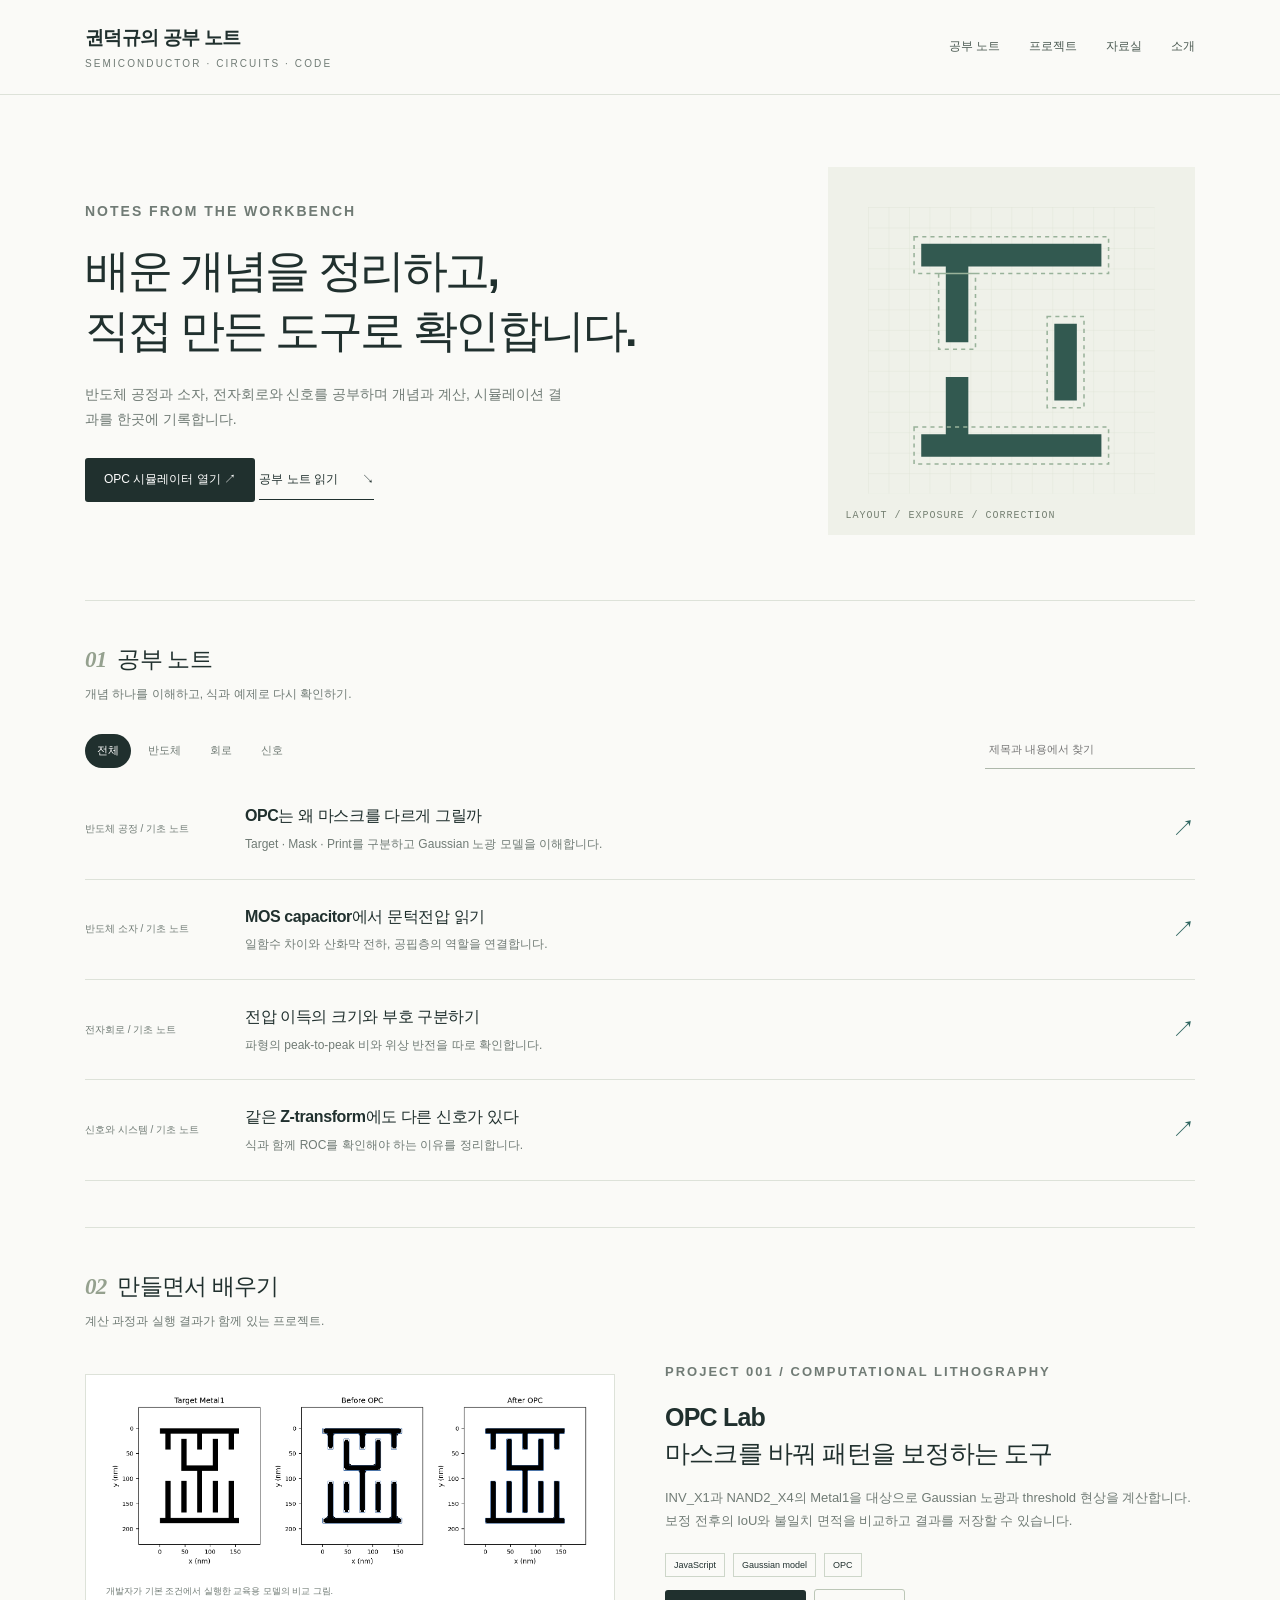
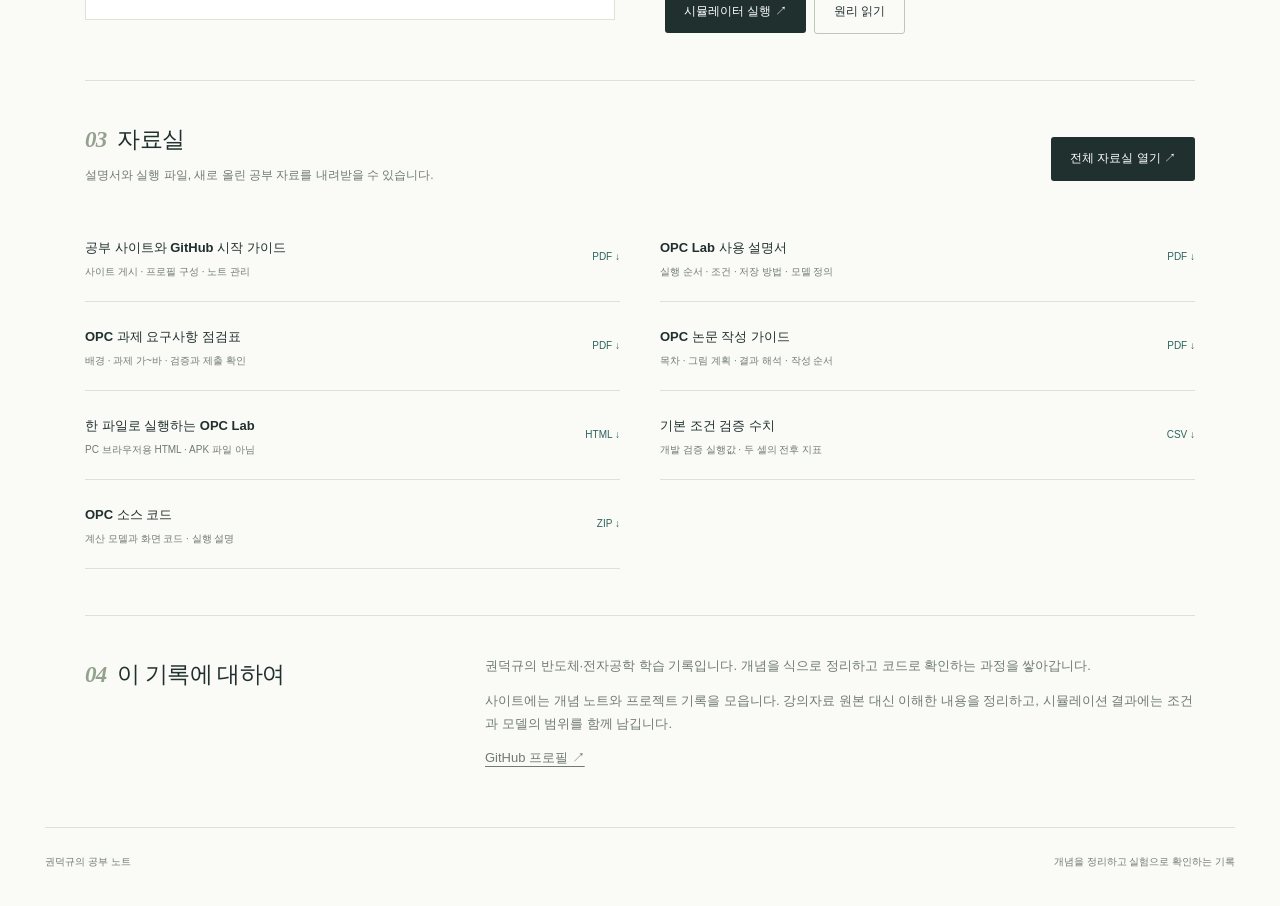
<file: index.html>
<!doctype html><html lang="ko"><head><meta charset="utf-8"><meta name="viewport" content="width=device-width,initial-scale=1"><title>권덕규의 공부 노트 | 반도체와 전자회로</title><meta name="description" content="반도체 공정과 소자, 전자회로, 신호와 시스템 학습 노트와 OPC 시뮬레이션 프로젝트를 모은 권덕규의 공부 사이트입니다."><meta name="robots" content="index,follow"><link rel="canonical" href="https://kdg0001.github.io/"><meta property="og:title" content="권덕규의 공부 노트 | 반도체와 전자회로"><meta property="og:description" content="반도체 공정과 소자, 전자회로, 신호와 시스템 학습 노트와 OPC 시뮬레이션 프로젝트를 모은 권덕규의 공부 사이트입니다."><meta property="og:type" content="website"><meta property="og:locale" content="ko_KR"><link rel="stylesheet" href="./assets/style.css"><link rel="icon" href="./projects/opc/icons/app-192.png"></head><body><header><div class="wrap header-inner"><a class="brand" href="./index.html">권덕규의 공부 노트<small>SEMICONDUCTOR · CIRCUITS · CODE</small></a><nav aria-label="주 메뉴"><a href="./index.html#notes">공부 노트</a><a href="./index.html#projects">프로젝트</a><a href="./downloads/">자료실</a><a href="./index.html#about">소개</a></nav></div></header><main class="wrap"><section class="hero"><div><p class="kicker">NOTES FROM THE WORKBENCH</p><h1>배운 개념을 정리하고,<br>직접 만든 도구로 확인합니다.</h1><p>반도체 공정과 소자, 전자회로와 신호를 공부하며 개념과 계산, 시뮬레이션 결과를 한곳에 기록합니다.</p><a class="button" href="./projects/opc/">OPC 시뮬레이터 열기 ↗</a> <a class="text-link" href="#notes">공부 노트 읽기 <span>↘</span></a></div><div class="graphic"><svg viewBox="0 0 280 280" xmlns="http://www.w3.org/2000/svg" aria-label="마스크 목표 패턴 도식" role="img"><defs><pattern id="grid" width="20" height="20" patternUnits="userSpaceOnUse"><path d="M20 0H0V20" fill="none" stroke="#d8decf" stroke-width=".6"/></pattern></defs><rect width="280" height="280" fill="url(#grid)"/><g fill="#325950"><path d="M52 36h176v22H52zM52 222h176v22H52zM76 58h22v74H76zM76 166h22v56H76zM182 114h22v75h-22z"/></g><g fill="none" stroke="#99b29a" stroke-width="1.5" stroke-dasharray="4 4"><path d="M45 29h190v36H45zM45 215h190v36H45zM69 65h36v74H69zM175 107h36v89h-36z"/></g></svg><span>LAYOUT / EXPOSURE / CORRECTION</span></div></section>
<section class="section" id="notes"><div class="section-heading"><div><h2><span class="index-number">01</span>공부 노트</h2><p>개념 하나를 이해하고, 식과 예제로 다시 확인하기.</p></div></div><div class="filter-bar"><div class="filters" role="group" aria-label="노트 분야"><button class="active" data-filter="all" aria-pressed="true">전체</button><button data-filter="semiconductor" aria-pressed="false">반도체</button><button data-filter="circuits" aria-pressed="false">회로</button><button data-filter="signals" aria-pressed="false">신호</button></div><input class="search" id="note-search" type="search" placeholder="제목과 내용에서 찾기" aria-label="공부 노트 검색"></div><div><a class="note-row" data-category="semiconductor" href="./notes/opc-basics.html"><small>반도체 공정 / 기초 노트</small><div><h3>OPC는 왜 마스크를 다르게 그릴까</h3><p>Target · Mask · Print를 구분하고 Gaussian 노광 모델을 이해합니다.</p></div><span class="arrow" aria-hidden="true">↗</span></a><a class="note-row" data-category="semiconductor" href="./notes/mos-capacitor.html"><small>반도체 소자 / 기초 노트</small><div><h3>MOS capacitor에서 문턱전압 읽기</h3><p>일함수 차이와 산화막 전하, 공핍층의 역할을 연결합니다.</p></div><span class="arrow" aria-hidden="true">↗</span></a><a class="note-row" data-category="circuits" href="./notes/amplifier-gain.html"><small>전자회로 / 기초 노트</small><div><h3>전압 이득의 크기와 부호 구분하기</h3><p>파형의 peak-to-peak 비와 위상 반전을 따로 확인합니다.</p></div><span class="arrow" aria-hidden="true">↗</span></a><a class="note-row" data-category="signals" href="./notes/z-transform.html"><small>신호와 시스템 / 기초 노트</small><div><h3>같은 Z-transform에도 다른 신호가 있다</h3><p>식과 함께 ROC를 확인해야 하는 이유를 정리합니다.</p></div><span class="arrow" aria-hidden="true">↗</span></a></div><p class="empty" id="empty" hidden>검색어에 맞는 노트가 없습니다.</p></section>
<section class="section" id="projects"><div class="section-heading"><div><h2><span class="index-number">02</span>만들면서 배우기</h2><p>계산 과정과 실행 결과가 함께 있는 프로젝트.</p></div></div><div class="project"><figure><img src="./assets/NAND2_X4.png" alt="NAND2_X4 목표 형상과 OPC 보정 전후 현상 결과" width="1656" height="585"><figcaption>개발자가 기본 조건에서 실행한 교육용 모델의 비교 그림.</figcaption></figure><div><p class="kicker">PROJECT 001 / COMPUTATIONAL LITHOGRAPHY</p><h3>OPC Lab<br>마스크를 바꿔 패턴을 보정하는 도구</h3><p>INV_X1과 NAND2_X4의 Metal1을 대상으로 Gaussian 노광과 threshold 현상을 계산합니다. 보정 전후의 IoU와 불일치 면적을 비교하고 결과를 저장할 수 있습니다.</p><div class="tags"><span>JavaScript</span><span>Gaussian model</span><span>OPC</span></div><a class="button" href="./projects/opc/">시뮬레이터 실행 ↗</a><a class="button secondary" href="./notes/opc-basics.html">원리 읽기</a></div></div></section>
<section class="section" id="downloads"><div class="section-heading"><div><h2><span class="index-number">03</span>자료실</h2><p>설명서와 실행 파일, 새로 올린 공부 자료를 내려받을 수 있습니다.</p></div><a class="button" href="./downloads/">전체 자료실 열기 ↗</a></div><div class="download-list"><a class="download" href="./downloads/01_Study_Site_GitHub_Guide.pdf" download><span><strong>공부 사이트와 GitHub 시작 가이드</strong><small>사이트 게시 · 프로필 구성 · 노트 관리</small></span><b>PDF ↓</b></a><a class="download" href="./downloads/02_OPC_User_Manual.pdf" download><span><strong>OPC Lab 사용 설명서</strong><small>실행 순서 · 조건 · 저장 방법 · 모델 정의</small></span><b>PDF ↓</b></a><a class="download" href="./downloads/OPC_Assignment_Checklist.pdf" download><span><strong>OPC 과제 요구사항 점검표</strong><small>배경 · 과제 가~바 · 검증과 제출 확인</small></span><b>PDF ↓</b></a><a class="download" href="./downloads/03_OPC_Paper_Writing_Guide.pdf" download><span><strong>OPC 논문 작성 가이드</strong><small>목차 · 그림 계획 · 결과 해석 · 작성 순서</small></span><b>PDF ↓</b></a><a class="download" href="./downloads/OPC_Lab_Standalone.html" download><span><strong>한 파일로 실행하는 OPC Lab</strong><small>PC 브라우저용 HTML · APK 파일 아님</small></span><b>HTML ↓</b></a><a class="download" href="./downloads/OPC_validation_metrics.csv" download><span><strong>기본 조건 검증 수치</strong><small>개발 검증 실행값 · 두 셀의 전후 지표</small></span><b>CSV ↓</b></a><a class="download" href="./projects/opc/opc-lab-source.zip" download><span><strong>OPC 소스 코드</strong><small>계산 모델과 화면 코드 · 실행 설명</small></span><b>ZIP ↓</b></a></div></section>
<section class="section about" id="about"><h2><span class="index-number">04</span>이 기록에 대하여</h2><div><p>권덕규의 반도체·전자공학 학습 기록입니다. 개념을 식으로 정리하고 코드로 확인하는 과정을 쌓아갑니다.</p><p>사이트에는 개념 노트와 프로젝트 기록을 모읍니다. 강의자료 원본 대신 이해한 내용을 정리하고, 시뮬레이션 결과에는 조건과 모델의 범위를 함께 남깁니다.</p><p><a href="https://github.com/KDG0001" rel="noopener">GitHub 프로필 ↗</a></p></div></section><script src="./assets/home.js" defer></script></main><footer class="wrap footer"><span>권덕규의 공부 노트</span><span>개념을 정리하고 실험으로 확인하는 기록</span></footer></body></html>
</file>
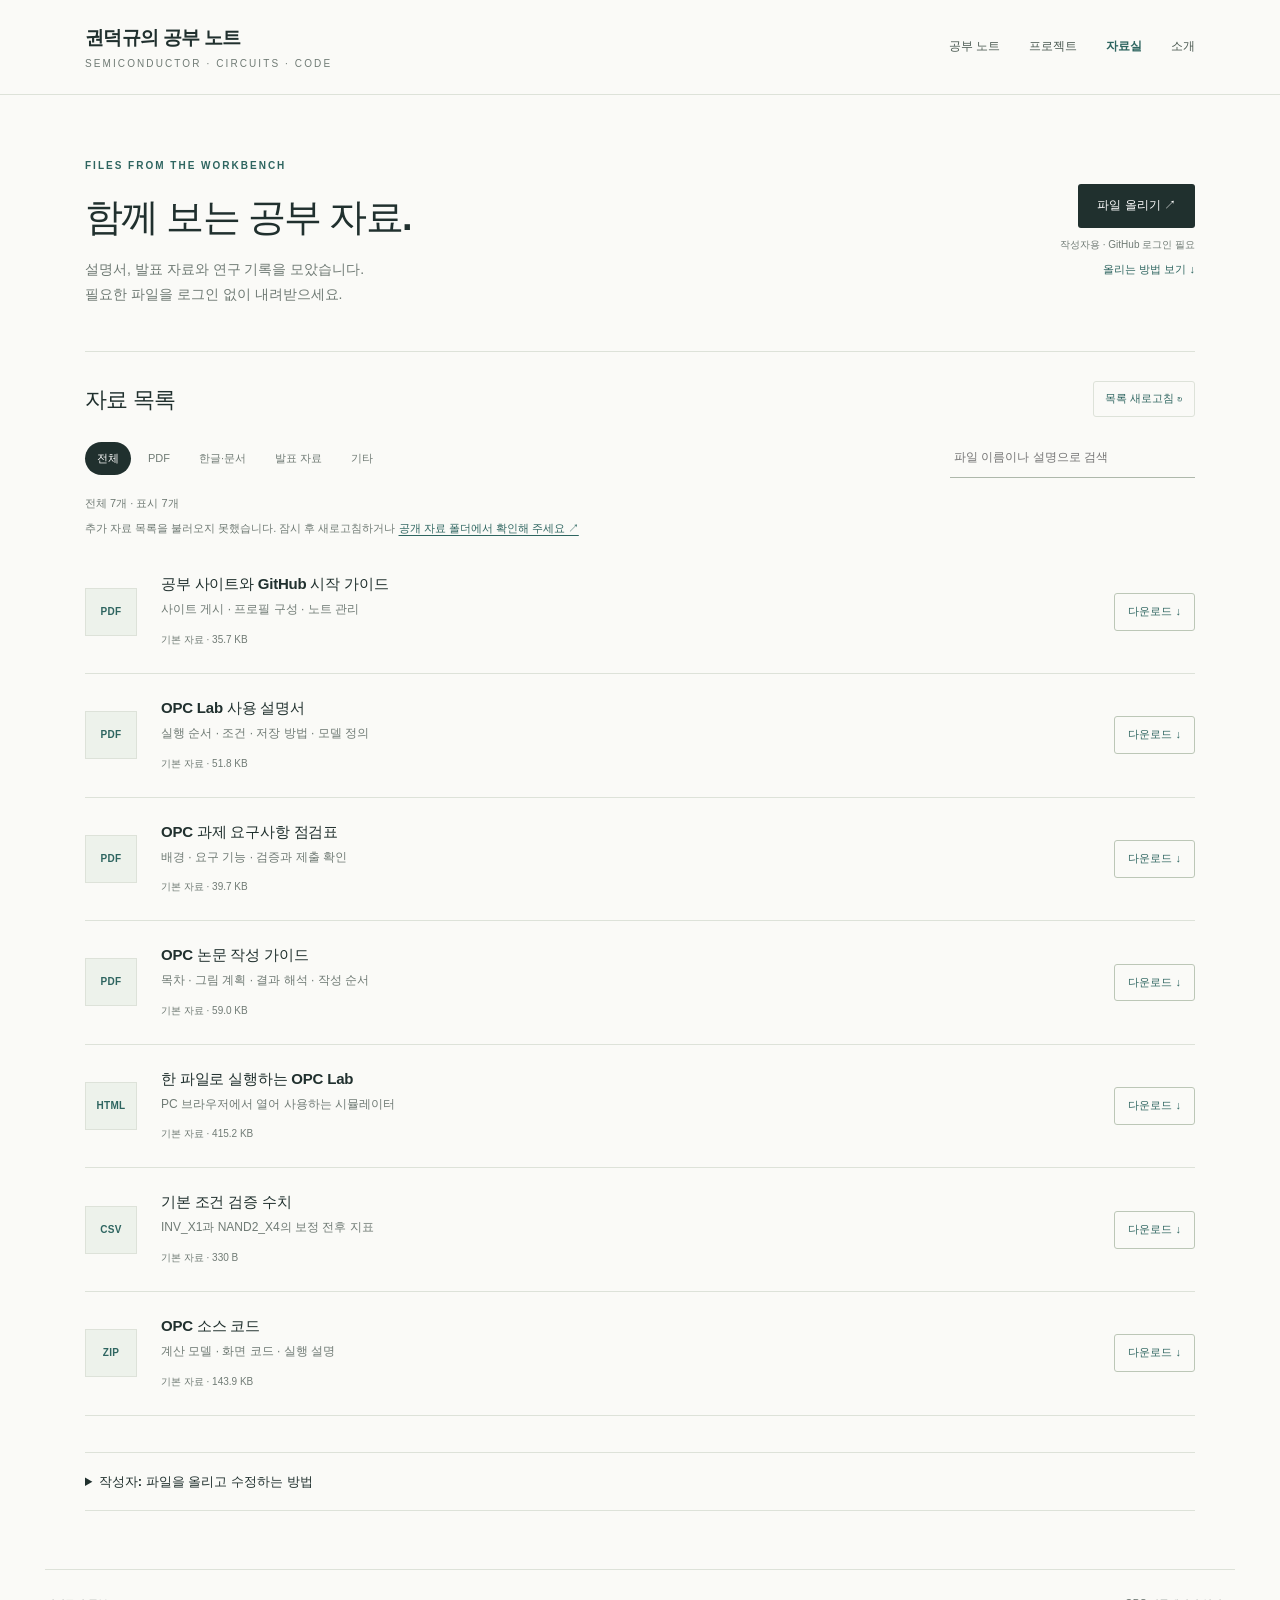
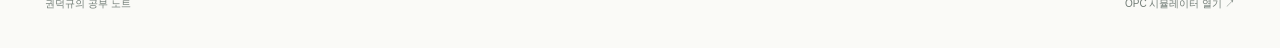
<file: downloads/index.html>
<!doctype html>
<html lang="ko">
<head>
  <meta charset="utf-8">
  <meta name="viewport" content="width=device-width,initial-scale=1">
  <title>자료실 | 권덕규의 공부 노트</title>
  <meta name="description" content="OPC 설명서와 공부 자료를 로그인 없이 내려받는 자료실입니다.">
  <link rel="canonical" href="https://kdg0001.github.io/downloads/">
  <link rel="stylesheet" href="../assets/style.css">
  <link rel="stylesheet" href="../assets/downloads.css">
  <link rel="icon" href="../projects/opc/icons/app-192.png">
  <script src="../assets/downloads.js" defer></script>
</head>
<body>
<header><div class="wrap header-inner">
  <a class="brand" href="../">권덕규의 공부 노트<small>SEMICONDUCTOR · CIRCUITS · CODE</small></a>
  <nav aria-label="주 메뉴"><a href="../#notes">공부 노트</a><a href="../#projects">프로젝트</a><a href="./" aria-current="page">자료실</a><a href="../#about">소개</a></nav>
</div></header>
<main class="wrap library-page">
  <section class="library-intro" aria-labelledby="library-title">
    <div><p class="kicker">FILES FROM THE WORKBENCH</p><h1 id="library-title">함께 보는 공부 자료.</h1><p class="library-lead">설명서, 발표 자료와 연구 기록을 모았습니다.<br>필요한 파일을 로그인 없이 내려받으세요.</p></div>
    <div class="upload-entry"><a class="button" href="https://github.com/KDG0001/KDG0001.github.io/upload/main/downloads/shared" target="_blank" rel="noopener noreferrer">파일 올리기 ↗</a><small>작성자용 · GitHub 로그인 필요</small><a class="upload-help-link" href="#upload-help">올리는 방법 보기 ↓</a></div>
  </section>

  <section class="resource-section" aria-labelledby="resource-title">
    <div class="resource-heading"><h2 id="resource-title">자료 목록</h2><button id="refresh-files" class="refresh-files" type="button">목록 새로고침 ↻</button></div>
    <div class="resource-controls">
      <div class="filters" role="group" aria-label="파일 종류">
        <button type="button" class="active" data-file-filter="all" aria-pressed="true">전체</button>
        <button type="button" data-file-filter="pdf" aria-pressed="false">PDF</button>
        <button type="button" data-file-filter="document" aria-pressed="false">한글·문서</button>
        <button type="button" data-file-filter="presentation" aria-pressed="false">발표 자료</button>
        <button type="button" data-file-filter="other" aria-pressed="false">기타</button>
      </div>
      <label class="resource-search"><span class="sr-only">파일 이름과 설명 검색</span><input class="search" id="file-search" type="search" placeholder="파일 이름이나 설명으로 검색"></label>
    </div>
    <p id="file-count" class="file-count" aria-live="polite">기본 자료 7개</p>
    <p id="load-status" class="load-status" role="status">새로 올린 자료를 불러오는 중입니다.</p>
    <div id="resource-list" class="resource-list">
      <article class="resource-row" data-group="pdf"><span class="file-badge">PDF</span><div class="resource-copy"><h3>공부 사이트와 GitHub 시작 가이드</h3><p>사이트 게시 · 프로필 구성 · 노트 관리</p><small>기본 자료 · 35.7 KB</small></div><a class="file-download" href="./01_Study_Site_GitHub_Guide.pdf" download aria-label="공부 사이트와 GitHub 시작 가이드 다운로드">다운로드 ↓</a></article>
      <article class="resource-row" data-group="pdf"><span class="file-badge">PDF</span><div class="resource-copy"><h3>OPC Lab 사용 설명서</h3><p>실행 순서 · 조건 · 저장 방법 · 모델 정의</p><small>기본 자료 · 51.8 KB</small></div><a class="file-download" href="./02_OPC_User_Manual.pdf" download aria-label="OPC Lab 사용 설명서 다운로드">다운로드 ↓</a></article>
      <article class="resource-row" data-group="pdf"><span class="file-badge">PDF</span><div class="resource-copy"><h3>OPC 과제 요구사항 점검표</h3><p>배경 · 요구 기능 · 검증과 제출 확인</p><small>기본 자료 · 39.7 KB</small></div><a class="file-download" href="./OPC_Assignment_Checklist.pdf" download aria-label="OPC 과제 요구사항 점검표 다운로드">다운로드 ↓</a></article>
      <article class="resource-row" data-group="pdf"><span class="file-badge">PDF</span><div class="resource-copy"><h3>OPC 논문 작성 가이드</h3><p>목차 · 그림 계획 · 결과 해석 · 작성 순서</p><small>기본 자료 · 59.0 KB</small></div><a class="file-download" href="./03_OPC_Paper_Writing_Guide.pdf" download aria-label="OPC 논문 작성 가이드 다운로드">다운로드 ↓</a></article>
      <article class="resource-row" data-group="other"><span class="file-badge">HTML</span><div class="resource-copy"><h3>한 파일로 실행하는 OPC Lab</h3><p>PC 브라우저에서 열어 사용하는 시뮬레이터</p><small>기본 자료 · 415.2 KB</small></div><a class="file-download" href="./OPC_Lab_Standalone.html" download aria-label="한 파일로 실행하는 OPC Lab 다운로드">다운로드 ↓</a></article>
      <article class="resource-row" data-group="other"><span class="file-badge">CSV</span><div class="resource-copy"><h3>기본 조건 검증 수치</h3><p>INV_X1과 NAND2_X4의 보정 전후 지표</p><small>기본 자료 · 330 B</small></div><a class="file-download" href="./OPC_validation_metrics.csv" download aria-label="기본 조건 검증 수치 다운로드">다운로드 ↓</a></article>
      <article class="resource-row" data-group="other"><span class="file-badge">ZIP</span><div class="resource-copy"><h3>OPC 소스 코드</h3><p>계산 모델 · 화면 코드 · 실행 설명</p><small>기본 자료 · 143.9 KB</small></div><a class="file-download" href="../projects/opc/opc-lab-source.zip" download aria-label="OPC 소스 코드 다운로드">다운로드 ↓</a></article>
    </div>
    <p id="no-files" class="empty" hidden>조건에 맞는 파일이 없습니다. 검색어나 파일 종류를 바꿔 보세요.</p>
    <p id="download-status" class="download-status" role="status"></p>
    <noscript><p>새로 올린 파일은 <a class="inline-link" href="https://github.com/KDG0001/KDG0001.github.io/tree/main/downloads/shared">공개 자료 폴더</a>에서 확인할 수 있습니다. 검색과 자동 목록을 이용하려면 JavaScript를 켜 주세요.</p></noscript>
  </section>

  <details id="upload-help" class="upload-help">
    <summary>작성자: 파일을 올리고 수정하는 방법</summary>
    <ol>
      <li><strong>위의 ‘파일 올리기’를 누르고 GitHub에 로그인합니다.</strong> 이 사이트 저장소에 쓰기 권한이 있는 계정으로 올릴 수 있습니다.</li>
      <li><strong>파일을 끌어 놓거나 ‘choose your files’로 선택합니다.</strong> PDF, HWP, HWPX, PPTX, ZIP 등을 올릴 수 있습니다. 브라우저 업로드는 파일 하나당 25 MiB까지 지원합니다.</li>
      <li><strong>‘Commit changes’로 main 브랜치에 저장합니다.</strong> 다른 브랜치에 올렸다면 main으로 합친 뒤 자료실에 표시됩니다.</li>
      <li><strong>자료실로 돌아와 ‘목록 새로고침’을 누릅니다.</strong> 파일 이름과 다운로드 버튼이 자동으로 나타납니다. 사이트 코드를 고칠 필요는 없습니다.</li>
    </ol>
    <p>올린 파일은 공개됩니다. 파일을 바꾸거나 삭제하려면 아래 자료 폴더에서 해당 파일을 선택한 뒤 변경 사항을 저장하세요.</p>
    <div class="help-links"><a class="inline-link" href="https://github.com/KDG0001/KDG0001.github.io/tree/main/downloads/shared" target="_blank" rel="noopener noreferrer">올린 파일 관리 ↗</a><a class="inline-link" href="https://docs.github.com/en/repositories/working-with-files/managing-files/adding-a-file-to-a-repository" target="_blank" rel="noopener noreferrer">GitHub 업로드 안내 ↗</a></div>
  </details>
</main>
<footer class="wrap footer"><span>권덕규의 공부 노트</span><span><a href="../projects/opc/">OPC 시뮬레이터 열기 ↗</a></span></footer>
</body>
</html>
</file>
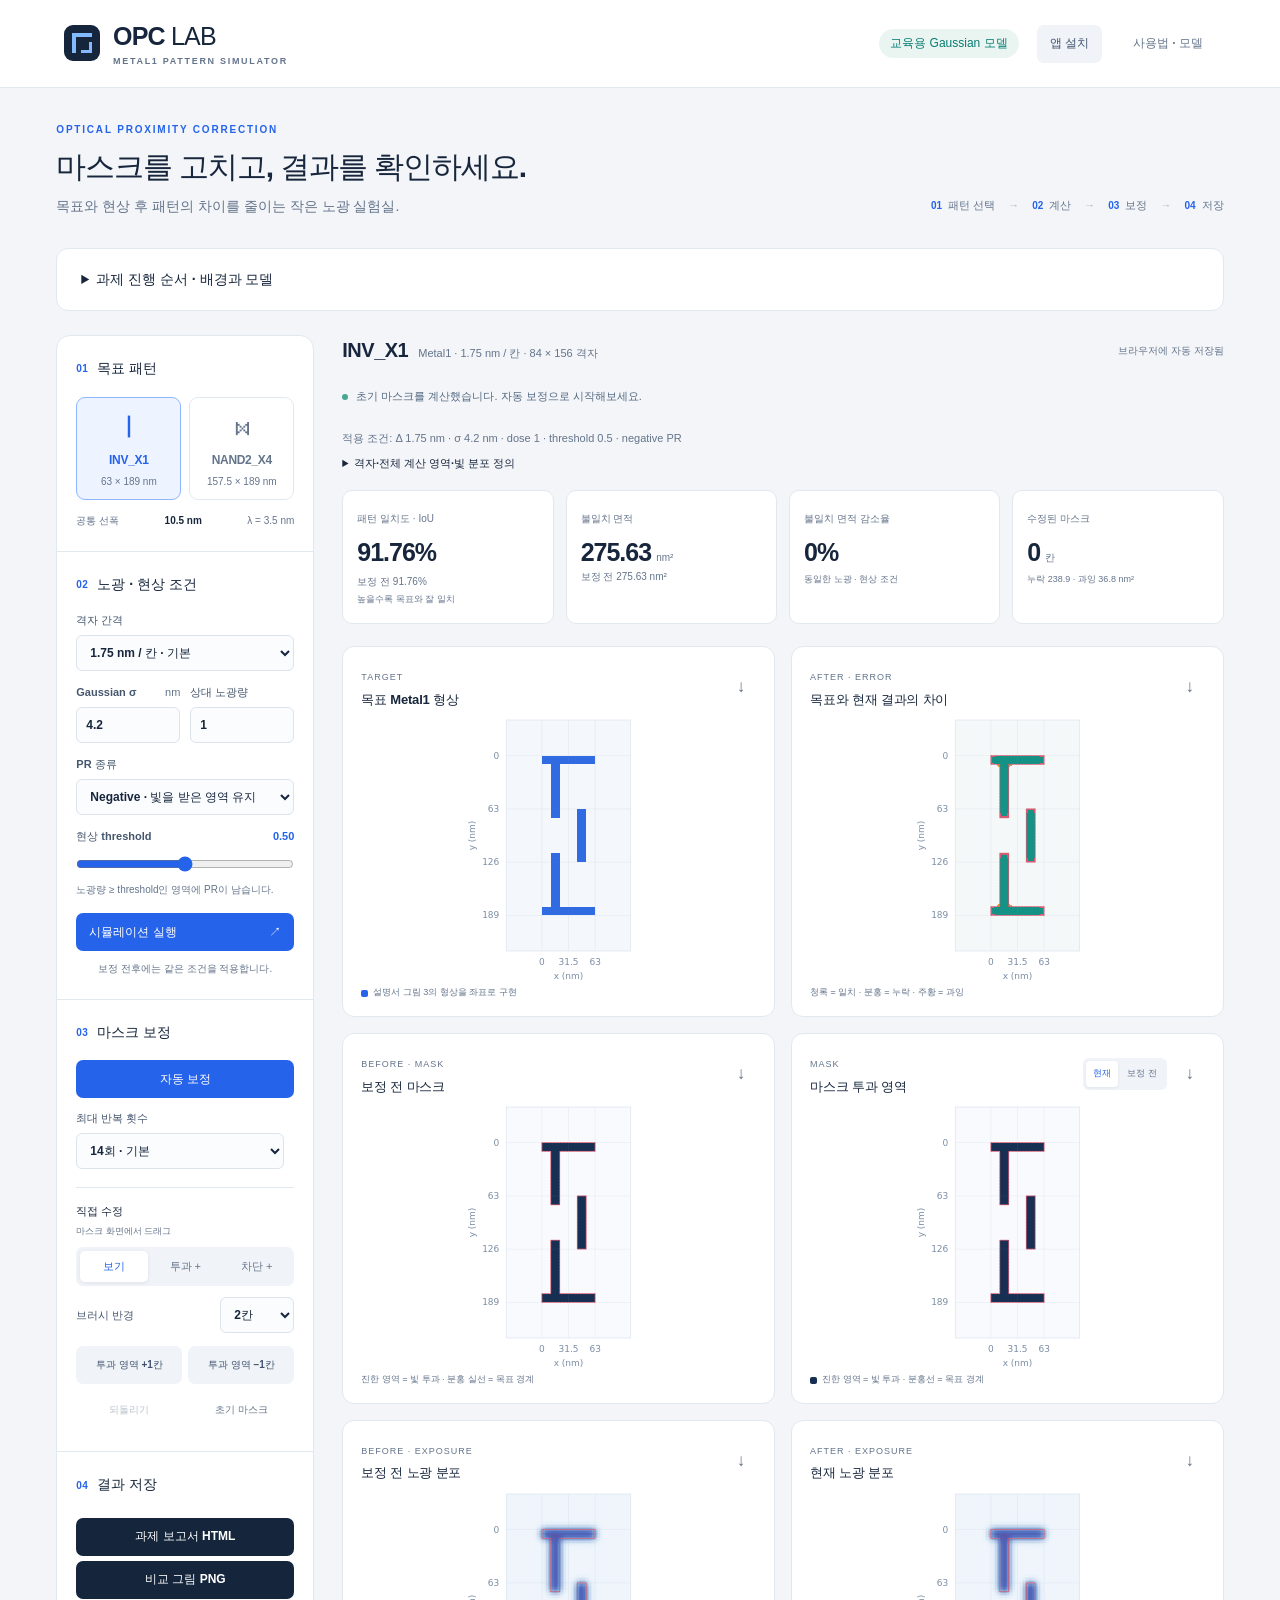
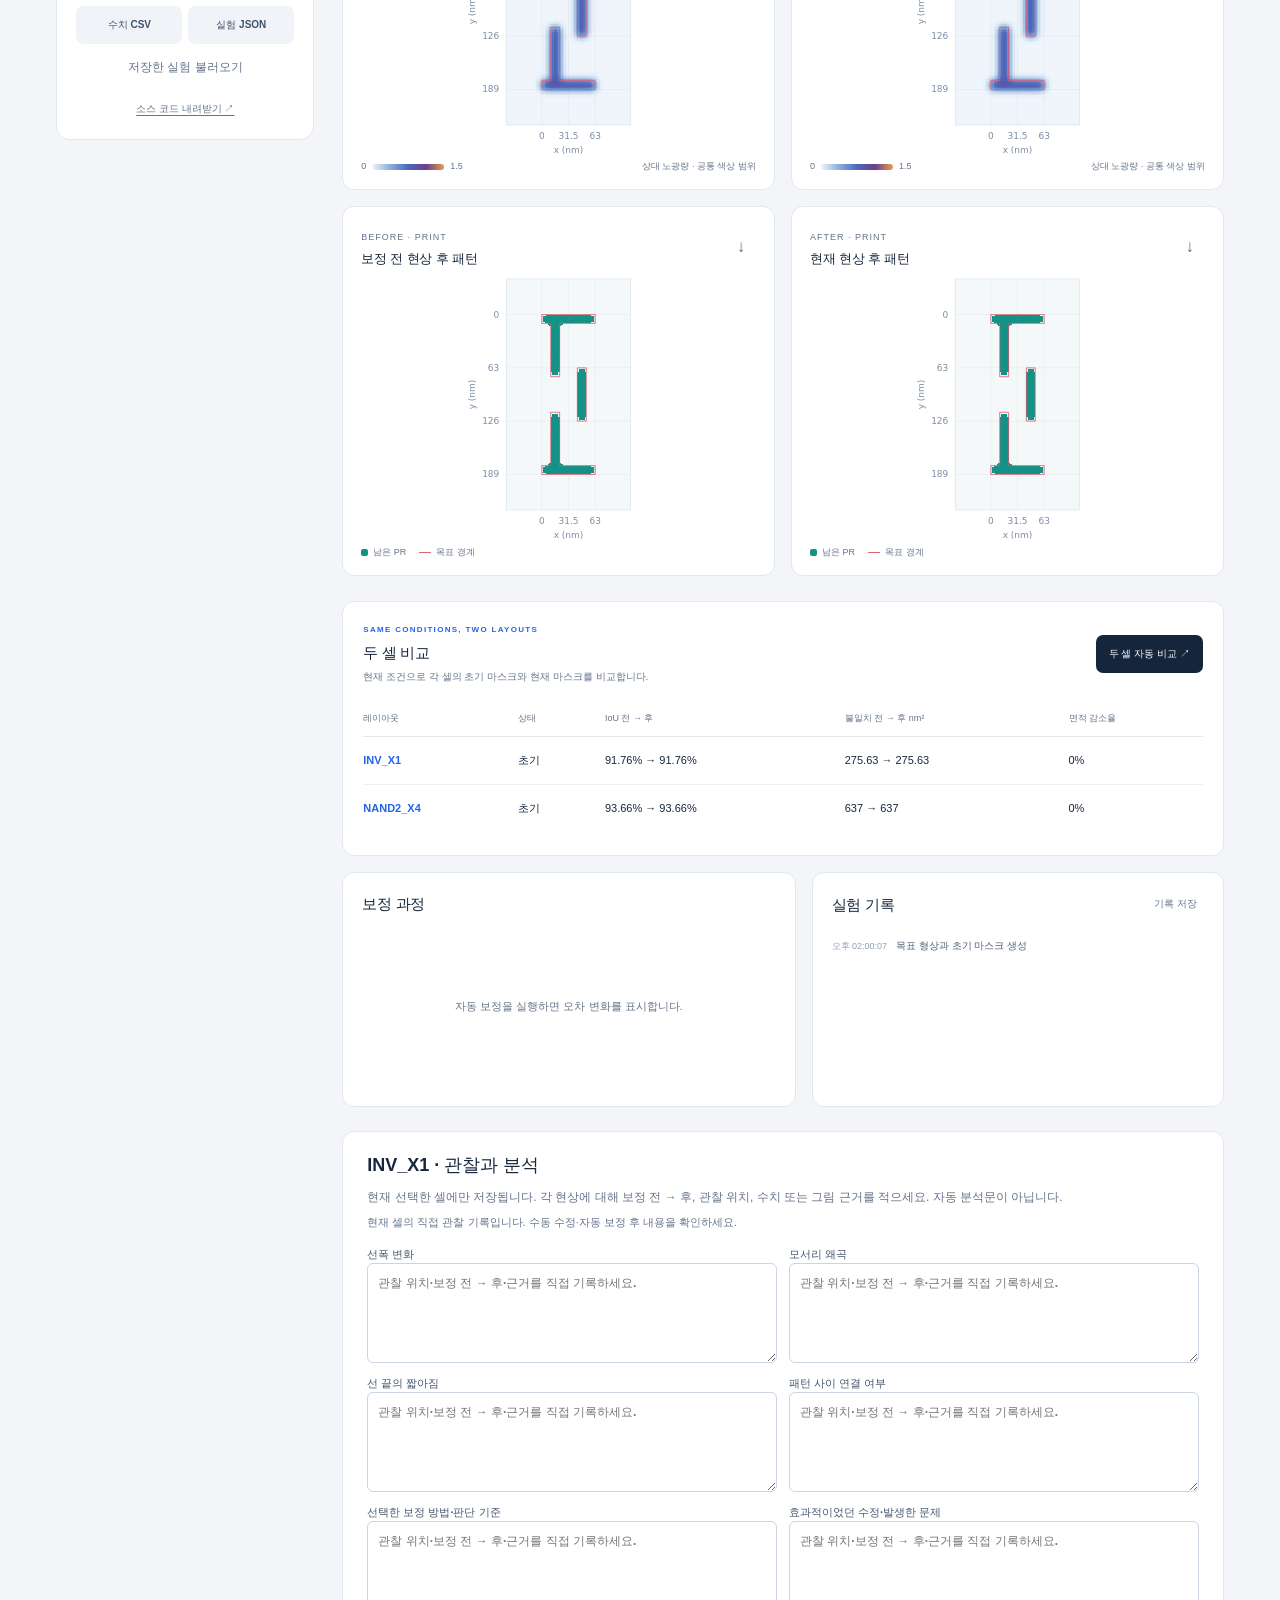
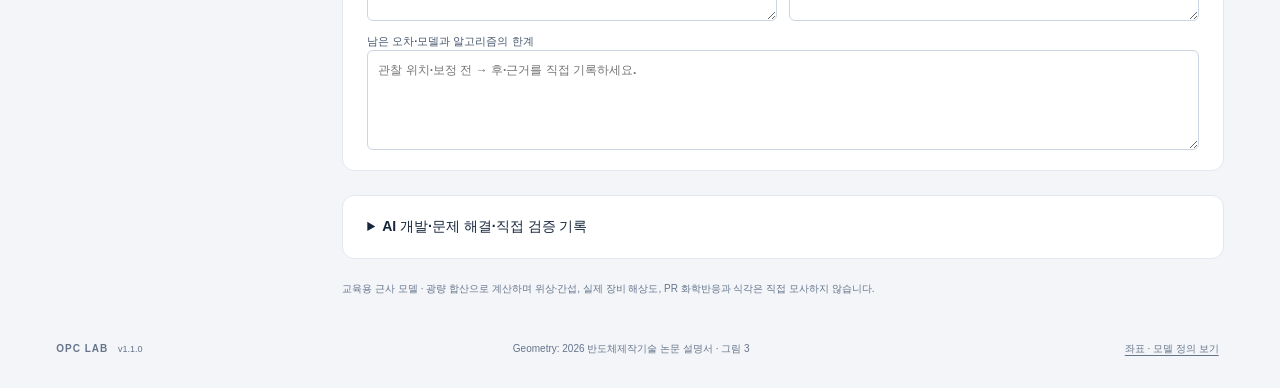
<file: projects/opc/index.html>
<!doctype html>
<html lang="ko">
<head>
  <meta charset="utf-8"><meta name="viewport" content="width=device-width,initial-scale=1,viewport-fit=cover">
  <meta name="description" content="INV_X1·NAND2_X4 Metal1의 노광·현상과 OPC 보정 효과를 직접 비교하는 교육용 시뮬레이터">
  <meta name="theme-color" content="#14253c"><title>OPC Lab — Metal1 패턴 보정</title>
  <link rel="icon" href="data:image/svg+xml,%3Csvg xmlns='http://www.w3.org/2000/svg' viewBox='0 0 32 32'%3E%3Crect width='32' height='32' rx='7' fill='%2314253c'/%3E%3Cpath d='M8 8h16v4H12v12H8zM20 16h4v8h-8v-4h4z' fill='%2378b8ff'/%3E%3C/svg%3E">
  <meta name="application-name" content="OPC Lab"><meta name="mobile-web-app-capable" content="yes"><meta name="apple-mobile-web-app-capable" content="yes"><meta name="apple-mobile-web-app-title" content="OPC Lab"><meta name="apple-mobile-web-app-status-bar-style" content="default">
  <link rel="manifest" href="./manifest.webmanifest"><link rel="apple-touch-icon" href="./icons/apple-touch-180.png">
  <link rel="stylesheet" href="./styles.css"><script type="module" src="./app.js"></script><script type="module" src="./install.js"></script>
</head>
<body>
  <header class="topbar"><a class="brand" href="../../index.html" aria-label="공부 사이트로 돌아가기"><span class="brand-symbol" aria-hidden="true"></span><span>OPC<span class="brand-light"> LAB</span><small>METAL1 PATTERN SIMULATOR</small></span></a><div class="top-actions"><span class="model-badge">교육용 Gaussian 모델</span><span class="installed-badge" id="installed-badge" hidden>앱으로 실행 중</span><button class="button subtle" id="install-open">앱 설치</button><button class="button ghost" id="help-open">사용법 · 모델</button></div></header>
  <main class="shell">
    <div class="intro"><div><p class="eyebrow">OPTICAL PROXIMITY CORRECTION</p><h1>마스크를 고치고,<br class="mobile-break"> 결과를 확인하세요.</h1><p class="intro-copy">목표와 현상 후 패턴의 차이를 줄이는 작은 노광 실험실.</p></div><div class="step-guide" aria-label="실험 순서"><span><b>01</b> 패턴 선택</span><i>→</i><span><b>02</b> 계산</span><i>→</i><span><b>03</b> 보정</span><i>→</i><span><b>04</b> 저장</span></div></div>
    <details class="assignment-guide"><summary>과제 진행 순서 · 배경과 모델</summary><div class="guide-body"><h2>왜 OPC를 하나요?</h2><p>빛의 공간적 퍼짐과 인접 패턴의 노광 중첩으로 선폭 변화, 모서리 둥글어짐, 선 끝 단축, 패턴 사이 연결이 발생할 수 있습니다. OPC는 목표에 가까운 결과를 얻도록 마스크를 미리 수정합니다. 이 과제의 대상은 두 셀의 <b>Metal1</b>입니다.</p><ol><li><b>Negative PR</b>에서 시작하면 초기 투과 마스크가 목표와 같습니다. 조건을 정해 실행하고 두 셀의 보정 전 결과를 확인하세요.</li><li>선폭·모서리·선 끝·연결 여부를 관찰하고 아래 셀별 분석란에 기록하세요. 연결이 없으면 없다고 기록합니다.</li><li>자동 보정 또는 수동 브러시로 수정하고 같은 조건에서 비교하세요. <b>두 셀 자동 비교</b>는 현재 수동 마스크 대신 두 셀의 초기 마스크부터 시작합니다.</li><li>수정 방법·판단 기준·효과·남은 오차를 기록하고 두 셀 그림과 CSV·JSON·과제 보고서를 저장하세요.</li><li>게재논문양식에 맞춰 해석을 작성하고 <b>학번_이름.pdf와 접속 가능한 앱 링크</b>를 제출하세요.</li></ol><h3>Gaussian 선정 근거</h3><p>중심이 가장 높고 멀어질수록 감소하는 등방 Gaussian으로 퍼짐을 표현합니다. x·y 분리 합성곱으로 계산을 단순화하고, 가중치 합을 1로 정규화하여 균일 투과 영역의 노광량을 상대 dose와 같게 유지합니다. 약 3σ에서 자르면 계산량을 제한할 수 있습니다. 기본 σ=4.2 nm는 선폭의 0.4배인 교육용 선택으로 실제 광학계 보정값이 아닙니다.</p><p>단순 광량 합산은 위상 간섭 계산과 다릅니다. λ=3.5 nm는 레이아웃 길이 단위이며 광원의 파장이 아닙니다. Positive PR은 초기 마스크가 목표 반전인 추가 조건 실험입니다. 과제의 목표와 동일한 초기 마스크 비교는 기본 Negative PR로 수행하세요.</p><p><a href="./02_OPC_User_Manual.pdf" download>과제 수행 사용 설명서 PDF</a> · <a href="./OPC_Assignment_Checklist.pdf" download>요구사항 점검표 PDF</a></p></div></details>
    <div class="lab-layout">
      <aside class="sidebar">
        <section class="control-block"><div class="section-title"><span class="step-number">01</span><h2>목표 패턴</h2></div><div class="cell-switch" role="group" aria-label="Standard cell 선택"><button class="cell-button selected" data-cell="INV_X1" aria-pressed="true"><span class="mini-inv" aria-hidden="true">Ⅰ</span><strong>INV_X1</strong><small>63 × 189 nm</small></button><button class="cell-button" data-cell="NAND2_X4" aria-pressed="false"><span class="mini-nand" aria-hidden="true">⋈</span><strong>NAND2_X4</strong><small>157.5 × 189 nm</small></button></div><div class="geometry-caption">공통 선폭 <b>10.5 nm</b><span>λ = 3.5 nm</span></div></section>
        <form id="conditions" class="control-block"><div class="section-title"><span class="step-number">02</span><h2>노광 · 현상 조건</h2></div><label class="field">격자 간격<select name="grid" id="grid"><option value="3.5">3.5 nm / 칸</option><option value="1.75" selected>1.75 nm / 칸 · 기본</option><option value="0.875">0.875 nm / 칸 · 세밀</option></select></label><div class="field-pair"><label class="field">Gaussian σ <span class="unit">nm</span><input name="sigma" id="sigma" type="number" min="1.75" max="8.75" step="0.05" value="4.2" required></label><label class="field">상대 노광량<input name="dose" id="dose" type="number" min="0.5" max="1.5" step="0.05" value="1" required></label></div><label class="field">PR 종류<select name="tone" id="tone"><option value="negative">Negative · 빛을 받은 영역 유지</option><option value="positive">Positive · 빛을 받은 영역 제거</option></select></label><label class="field range-label" for="threshold">현상 threshold <output id="threshold-value">0.50</output></label><input name="threshold" id="threshold" type="range" min="0.15" max="0.85" step="0.01" value="0.5"><p class="field-note" id="tone-note">노광량 ≥ threshold인 영역에 PR이 남습니다.</p><button class="button primary full" type="submit" id="simulate">시뮬레이션 실행 <span aria-hidden="true">↗</span></button><p class="small-note">보정 전후에는 같은 조건을 적용합니다.</p></form>
        <section class="control-block"><div class="section-title"><span class="step-number">03</span><h2>마스크 보정</h2></div><button class="button primary full" id="auto-correct">자동 보정</button><div class="field-pair correction-depth"><label class="field">최대 반복 횟수<select id="passes"><option value="8">8회 · 빠르게</option><option value="14" selected>14회 · 기본</option><option value="24">24회 · 더 탐색</option></select></label><button class="button stop" id="cancel" hidden>중지</button></div><div class="divider"></div><span class="control-label">직접 수정 <small>마스크 화면에서 드래그</small></span><div class="brush-tools" role="group" aria-label="마스크 그리기 도구"><button class="tool active" data-brush="view" aria-pressed="true">보기</button><button class="tool" data-brush="add" aria-pressed="false">투과 +</button><button class="tool" data-brush="remove" aria-pressed="false">차단 +</button></div><label class="field inline-field">브러시 반경<select id="brush-size"><option value="1">1칸</option><option value="2" selected>2칸</option><option value="3">3칸</option></select></label><div class="button-pair"><button class="button subtle" id="grow">투과 영역 +1칸</button><button class="button subtle" id="shrink">투과 영역 −1칸</button></div><div class="button-pair"><button class="button ghost" id="undo" disabled>되돌리기</button><button class="button ghost" id="reset">초기 마스크</button></div></section>
        <section class="control-block export-block"><div class="section-title"><span class="step-number">04</span><h2>결과 저장</h2></div><button class="button secondary full" id="export-report">과제 보고서 HTML</button><button class="button secondary full" id="export-png">비교 그림 PNG</button><div class="button-pair"><button class="button subtle" id="export-csv">수치 CSV</button><button class="button subtle" id="export-json">실험 JSON</button></div><button class="button ghost full" id="import-open">저장한 실험 불러오기</button><input type="file" id="import-file" accept=".json,application/json" hidden><a class="source-link" href="./opc-lab-source.zip" download>소스 코드 내려받기 ↗</a></section>
      </aside>
      <div class="workspace">
        <div class="workspace-heading"><div><h2 id="current-cell">INV_X1</h2><span id="scene-info">Metal1 · 1.75 nm / 칸</span></div><span id="save-state" class="local-state">브라우저에 자동 저장</span></div>
        <div class="status-bar" id="status" role="status" aria-live="polite"><span class="status-dot"></span><span id="status-text">초기 마스크를 계산했습니다. 자동 보정으로 시작해보세요.</span></div>
        <p id="pending-conditions" class="pending-note" role="status" hidden>입력한 조건이 아직 적용되지 않았습니다. 시뮬레이션 실행 또는 자동 보정을 누르세요. 저장은 적용 후 가능합니다.</p><p id="applied-model" class="applied-model"></p><details class="current-model"><summary>격자·전체 계산 영역·빛 분포 정의</summary><p id="domain-description"></p><p id="kernel-description"></p><p>I = dose × (M ∗ K). 노광량·threshold는 무차원 상대값입니다. Negative: I ≥ threshold 유지 / I &lt; threshold 제거. Positive: I &lt; threshold 유지 / I ≥ threshold 제거. PR 잔존 형상을 Metal1 목표와 비교하며 금속 전사·식각은 직접 모사하지 않습니다. 오차는 여백을 포함한 전체 계산 영역에서 계산합니다.</p></details>
        <div class="metrics-grid"><section class="metric"><span>패턴 일치도 · IoU</span><div><strong id="iou-after">—</strong><small id="iou-before">보정 전 —</small></div><span class="metric-foot">높을수록 목표와 잘 일치</span></section><section class="metric"><span>불일치 면적</span><div><strong id="area-after">—</strong><em>nm²</em></div><small id="area-before">보정 전 —</small></section><section class="metric"><span>불일치 면적 감소율</span><div><strong id="improvement">—</strong></div><span class="metric-foot">동일한 노광 · 현상 조건</span></section><section class="metric"><span>수정된 마스크</span><div><strong id="changed-pixels">0</strong><em>칸</em></div><span class="metric-foot" id="missing-excess">초기 마스크와 비교</span></section></div>
        <div class="plots-grid">
          <section class="plot-card"><div class="plot-heading"><div><span class="plot-index">TARGET</span><h3>목표 Metal1 형상</h3></div><button class="icon-button" data-png="target" aria-label="목표 패턴 PNG 저장">↓</button></div><canvas id="target-canvas" role="img" aria-label="목표 Metal1 패턴"></canvas><div class="plot-caption"><span class="legend-dot target"></span>설명서 그림 3의 형상을 좌표로 구현</div></section>
          <section class="plot-card"><div class="plot-heading"><div><span class="plot-index">AFTER · ERROR</span><h3>목표와 현재 결과의 차이</h3></div><button class="icon-button" data-png="error" aria-label="불일치 지도 PNG 저장">↓</button></div><canvas id="error-canvas" role="img" aria-label="현재 결과의 일치·누락·과잉 영역"></canvas><div class="plot-caption">청록 = 일치 · 분홍 = 누락 · 주황 = 과잉</div></section>
          <section class="plot-card"><div class="plot-heading"><div><span class="plot-index">BEFORE · MASK</span><h3>보정 전 마스크</h3></div><button class="icon-button" data-png="mask-before" aria-label="보정 전 마스크 PNG 저장">↓</button></div><canvas id="mask-before-canvas" role="img" aria-label="보정 전 마스크의 투과 영역"></canvas><div class="plot-caption">진한 영역 = 빛 투과 · 분홍 실선 = 목표 경계</div></section>
          <section class="plot-card"><div class="plot-heading"><div><span class="plot-index">MASK</span><h3>마스크 투과 영역</h3></div><div class="mask-toggle" role="group" aria-label="마스크 보기"><button class="active" data-mask-view="current" aria-pressed="true">현재</button><button data-mask-view="before" aria-pressed="false">보정 전</button></div><button class="icon-button" data-png="mask" aria-label="마스크 PNG 저장">↓</button></div><canvas id="mask-canvas" role="img" aria-label="현재 마스크의 투과 영역"></canvas><div class="plot-caption" id="mask-caption"><span class="legend-dot mask"></span>진한 영역 = 빛 투과 · 분홍선 = 목표 경계</div></section>
          <section class="plot-card"><div class="plot-heading"><div><span class="plot-index">BEFORE · EXPOSURE</span><h3>보정 전 노광 분포</h3></div><button class="icon-button" data-png="dose-before" aria-label="보정 전 노광 분포 PNG 저장">↓</button></div><canvas id="dose-before-canvas" role="img" aria-label="보정 전 상대 노광량 분포"></canvas><div class="exposure-legend"><span>0</span><span class="exposure-ramp"></span><span>1.5</span><small>상대 노광량 · 공통 색상 범위</small></div></section>
          <section class="plot-card"><div class="plot-heading"><div><span class="plot-index">AFTER · EXPOSURE</span><h3>현재 노광 분포</h3></div><button class="icon-button" data-png="dose-after" aria-label="현재 노광 분포 PNG 저장">↓</button></div><canvas id="dose-after-canvas" role="img" aria-label="현재 마스크의 상대 노광량 분포"></canvas><div class="exposure-legend"><span>0</span><span class="exposure-ramp"></span><span>1.5</span><small>상대 노광량 · 공통 색상 범위</small></div></section>
          <section class="plot-card"><div class="plot-heading"><div><span class="plot-index">BEFORE · PRINT</span><h3>보정 전 현상 후 패턴</h3></div><button class="icon-button" data-png="print-before" aria-label="보정 전 현상 후 패턴 PNG 저장">↓</button></div><canvas id="print-before-canvas" role="img" aria-label="보정 전 현상 후 PR 패턴과 목표 경계"></canvas><div class="plot-caption"><span class="legend-dot print"></span>남은 PR<span class="legend-line"></span>목표 경계</div></section>
          <section class="plot-card"><div class="plot-heading"><div><span class="plot-index">AFTER · PRINT</span><h3>현재 현상 후 패턴</h3></div><button class="icon-button" data-png="print-after" aria-label="현재 현상 후 패턴 PNG 저장">↓</button></div><canvas id="print-after-canvas" role="img" aria-label="현재 현상 후 PR 패턴과 목표 경계"></canvas><div class="plot-caption"><span class="legend-dot print"></span>남은 PR<span class="legend-line"></span>목표 경계</div></section>
        </div>
        <section class="comparison-section"><div class="section-header"><div><p class="eyebrow">SAME CONDITIONS, TWO LAYOUTS</p><h2>두 셀 비교</h2><p>현재 조건으로 각 셀의 초기 마스크와 현재 마스크를 비교합니다.</p></div><button class="button secondary" id="batch-run">두 셀 자동 비교 ↗</button></div><div class="table-scroll"><table><thead><tr><th>레이아웃</th><th>상태</th><th>IoU 전 → 후</th><th>불일치 전 → 후 <small>nm²</small></th><th>면적 감소율</th></tr></thead><tbody id="comparison-body"></tbody></table></div></section>
        <div class="analysis-grid"><section class="analysis-card"><h2>보정 과정</h2><div id="history-chart" class="history-chart"><p class="empty-note">자동 보정을 실행하면 오차 변화를 표시합니다.</p></div></section><section class="analysis-card"><div class="section-header compact"><h2>실험 기록</h2><button class="button ghost" id="export-log">기록 저장</button></div><ol id="action-log" class="action-log"></ol></section></div>
        <section class="assignment-notes"><h2><span id="notes-cell-name">INV_X1</span> · 관찰과 분석</h2><p>현재 선택한 셀에만 저장됩니다. 각 현상에 대해 보정 전 → 후, 관찰 위치, 수치 또는 그림 근거를 적으세요. 자동 분석문이 아닙니다.</p><p id="notes-status" role="status"></p><button id="notes-confirm" class="button subtle" hidden>검토한 기록을 현재 조건으로 갱신</button><div id="observation-fields" class="notebook-fields"></div></section>
        <details class="assignment-notes"><summary>AI 개발·문제 해결·직접 검증 기록</summary><p>아래 초안은 이 도구의 개발 요청과 이번 보완 내용을 요약한 것입니다. 본인의 추가 대화·오류·직접 실행 검증을 보완하세요. 실행 이력과 함께 JSON·기록·과제 보고서에 포함됩니다.</p><div id="development-fields" class="notebook-fields"></div></details>
        <p class="model-footnote">교육용 근사 모델 · 광량 합산으로 계산하며 위상·간섭, 실제 장비 해상도, PR 화학반응과 식각은 직접 모사하지 않습니다.</p>
      </div>
    </div>
  </main>
  <footer class="footer"><span>OPC LAB <small>v1.1.0</small></span><span>Geometry: 2026 반도체제작기술 논문 설명서 · 그림 3</span><button class="text-button" id="geometry-open">좌표 · 모델 정의 보기</button></footer>
  <dialog id="help-dialog"><div class="dialog-header"><h2>실험을 시작하기 전에</h2><button class="icon-button" id="help-close" aria-label="닫기">×</button></div><div class="dialog-body"><h3>사용 순서</h3><ol><li>셀과 노광 조건을 고르고 <b>시뮬레이션 실행</b>을 누르세요.</li><li><b>자동 보정</b>을 누르면 마스크 경계의 격자를 수정하며 불일치 면적을 줄입니다.</li><li>직접 수정하려면 <b>투과 +</b> 또는 <b>차단 +</b>를 선택하고 현재 마스크 화면을 드래그하세요.</li><li><b>두 셀 자동 비교</b>는 두 셀을 각각 초기 마스크부터 보정하고 비교표를 갱신합니다.</li><li>그림은 PNG, 수치는 CSV, 조건·마스크·결과·기록은 JSON으로 저장할 수 있습니다.</li></ol><h3>Target, Mask, Print</h3><p><b>Target</b>은 제공된 Metal1 목표 형상입니다. <b>Mask=1</b>은 빛 투과, <b>Mask=0</b>은 차단을 뜻합니다. <b>Print</b>는 현상 후 남은 PR입니다. 이 도구에서는 남은 PR과 목표 형상을 비교하며, 실제 금속 형성·식각까지 예측하지 않습니다.</p><h3>노광 · 현상 정의</h3><p>I = dose × (M ∗ K). K는 반경 ceil(3σ/격자 간격)으로 자르고 합이 1이 되도록 정규화한 2차원 Gaussian입니다. 이미지마다 최대값을 1로 바꾸지 않습니다. 노광량과 threshold는 무차원 상대값입니다.</p><p>Negative PR: I ≥ threshold이면 남습니다. Positive PR: I &lt; threshold이면 남습니다. Positive의 초기 마스크는 목표의 반전입니다. 계산 영역 바깥 투과율은 negative 0, positive 1로 고정하며 셀 사방에 42 nm 여백을 둡니다.</p><h3>오차 지표</h3><p>IoU = 교집합 면적 / 합집합 면적. 불일치 면적 = 누락 면적 + 과잉 면적. 면적 감소율 = (보정 전 불일치 − 보정 후 불일치) / 보정 전 불일치 × 100%. 전후 계산에는 항상 같은 격자·σ·dose·threshold·PR 종류를 사용합니다.</p><h3>자동 보정과 해석 범위</h3><p>경계 격자의 투과 여부를 바꾸며 탐색합니다. 실제로 계산한 불일치 격자 수가 줄어들거나, 그 수가 같으면서 threshold 여유 손실이 감소할 때만 변경을 채택합니다. 마스크 최소 선폭·최소 간격 같은 제작 규칙은 검사하지 않습니다. 격자가 달라지면 수치도 달라질 수 있습니다.</p><h3>레이아웃 좌표</h3><p>λ = 3.5 nm. 좌측 위가 (0,0), 오른쪽이 +x, 아래가 +y입니다. 직사각형 좌표는 [x0, y0, x1, y1), 단위는 nm입니다. 설명서 그림 3의 교육용 형상을 구현했습니다.</p><div id="geometry-details"></div><h3>과제 기록과 제출</h3><p>각 셀의 분석란에 네 종류 왜곡, 선택한 보정 방법과 기준, 효과적인 수정, 잔여 오차와 한계를 기록합니다. AI 개발 기록에 주요 요구·문제·수정·본인의 검증을 보완하세요. 과제 보고서 HTML은 두 셀의 모든 그림과 수치 및 기록을 한 파일에 모읍니다. 브라우저에서 열고 인쇄하여 PDF로 저장할 수 있지만, 논문은 별도 게재논문양식에 맞춰 작성해야 합니다.</p><h3>저장</h3><p>조건과 마스크는 현재 브라우저에 자동 저장됩니다. 다른 기기에서 이어 하려면 실험 JSON을 내려받아 불러오세요. 주요 결과는 직접 확인하고 저장한 실행값을 논문에 사용하세요.</p></div></dialog>
  <dialog id="install-dialog" aria-labelledby="install-title"><div class="dialog-header"><h2 id="install-title">OPC Lab 앱 설치</h2><button class="icon-button" id="install-close" aria-label="설치 안내 닫기">×</button></div><div class="dialog-body install-body"><div class="install-identity"><img src="./icons/app-192.png" alt="OPC Lab 앱 아이콘" width="64" height="64"><div><strong>OPC Lab</strong><p>홈 화면에서 바로 여는 패턴 실험실</p></div></div><p id="install-message" role="status" aria-live="polite">아래에서 사용하는 기기의 설치 방법을 확인하세요.</p><button class="button primary full" id="install-native" hidden>이 기기에 설치</button><div class="install-method"><h3>안드로이드 · 삼성 태블릿</h3><p>이 페이지를 <b>Chrome 또는 Samsung Internet</b>으로 열고, 브라우저 메뉴에서 <b>홈 화면에 추가</b> 또는 <b>앱 설치</b>를 선택하세요.</p></div><div class="install-method"><h3>iPhone · iPad</h3><p><b>Safari</b>로 이 페이지를 열고 <b>공유 → 홈 화면에 추가</b>를 선택하세요.</p></div><div class="install-method"><h3>Windows · Mac</h3><p><b>Chrome 또는 Edge</b>의 주소창 설치 아이콘이나 브라우저 메뉴의 <b>앱 설치</b>를 선택하세요.</p></div><p class="install-note">설치 후에는 홈 화면이나 앱 목록의 OPC Lab 아이콘으로 실행하세요. 페이지를 불러올 때 인터넷 연결이 필요합니다. 계정이나 로그인 없이 사용할 수 있습니다. 실험 결과는 현재 기기에 저장되며, 다른 기기로 옮길 때는 실험 JSON을 사용하세요.</p></div></dialog>
  <div id="toast" class="toast" role="status" aria-live="polite" hidden></div>
</body></html>
</file>
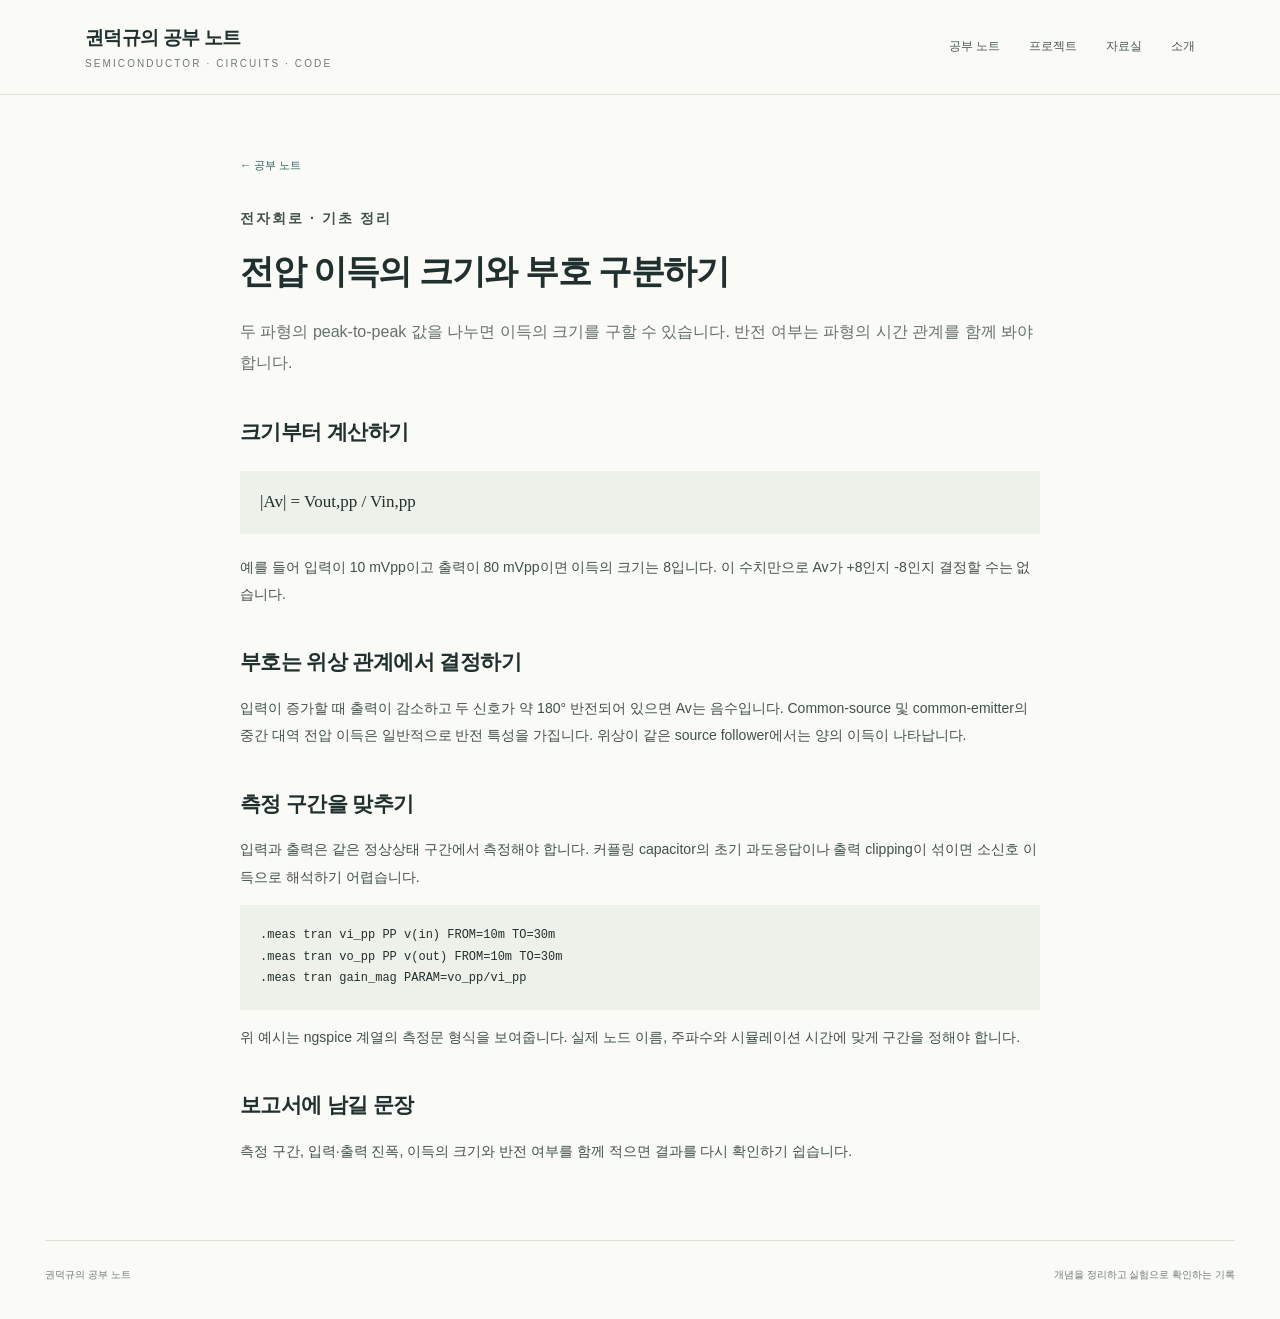
<file: amplifier-gain.html>
<!doctype html><html lang="ko"><head><meta charset="utf-8"><meta name="viewport" content="width=device-width,initial-scale=1"><title>전압 이득의 크기와 부호 구분하기 | 권덕규의 공부 노트</title><meta name="description" content="파형의 peak-to-peak 비와 위상 반전을 따로 확인합니다."><meta name="robots" content="index,follow"><link rel="canonical" href="https://kdg0001.github.io/notes/amplifier-gain.html"><meta property="og:title" content="전압 이득의 크기와 부호 구분하기 | 권덕규의 공부 노트"><meta property="og:description" content="파형의 peak-to-peak 비와 위상 반전을 따로 확인합니다."><meta property="og:type" content="article"><meta property="og:locale" content="ko_KR"><link rel="stylesheet" href="../assets/style.css"><link rel="icon" href="../projects/opc/icons/app-192.png"></head><body><header><div class="wrap header-inner"><a class="brand" href="../index.html">권덕규의 공부 노트<small>SEMICONDUCTOR · CIRCUITS · CODE</small></a><nav aria-label="주 메뉴"><a href="../index.html#notes">공부 노트</a><a href="../index.html#projects">프로젝트</a><a href="../index.html#downloads">자료실</a><a href="../index.html#about">소개</a></nav></div></header><main class="wrap"><article class="article"><a class="back" href="../index.html#notes">← 공부 노트</a><p class="kicker" style="margin-top:28px">전자회로 · 기초 정리</p><h1>전압 이득의 크기와 부호 구분하기</h1><p class="lead">두 파형의 peak-to-peak 값을 나누면 이득의 크기를 구할 수 있습니다. 반전 여부는 파형의 시간 관계를 함께 봐야 합니다.</p><h2>크기부터 계산하기</h2><code class="formula">|Av| = Vout,pp / Vin,pp</code><p>예를 들어 입력이 10 mVpp이고 출력이 80 mVpp이면 이득의 크기는 8입니다. 이 수치만으로 Av가 +8인지 -8인지 결정할 수는 없습니다.</p><h2>부호는 위상 관계에서 결정하기</h2><p>입력이 증가할 때 출력이 감소하고 두 신호가 약 180° 반전되어 있으면 Av는 음수입니다. Common-source 및 common-emitter의 중간 대역 전압 이득은 일반적으로 반전 특성을 가집니다. 위상이 같은 source follower에서는 양의 이득이 나타납니다.</p><h2>측정 구간을 맞추기</h2><p>입력과 출력은 같은 정상상태 구간에서 측정해야 합니다. 커플링 capacitor의 초기 과도응답이나 출력 clipping이 섞이면 소신호 이득으로 해석하기 어렵습니다.</p><pre>.meas tran vi_pp PP v(in) FROM=10m TO=30m<br>.meas tran vo_pp PP v(out) FROM=10m TO=30m<br>.meas tran gain_mag PARAM=vo_pp/vi_pp</pre><p>위 예시는 ngspice 계열의 측정문 형식을 보여줍니다. 실제 노드 이름, 주파수와 시뮬레이션 시간에 맞게 구간을 정해야 합니다.</p><h2>보고서에 남길 문장</h2><p>측정 구간, 입력·출력 진폭, 이득의 크기와 반전 여부를 함께 적으면 결과를 다시 확인하기 쉽습니다.</p></article></main><footer class="wrap footer"><span>권덕규의 공부 노트</span><span>개념을 정리하고 실험으로 확인하는 기록</span></footer></body></html>
</file>
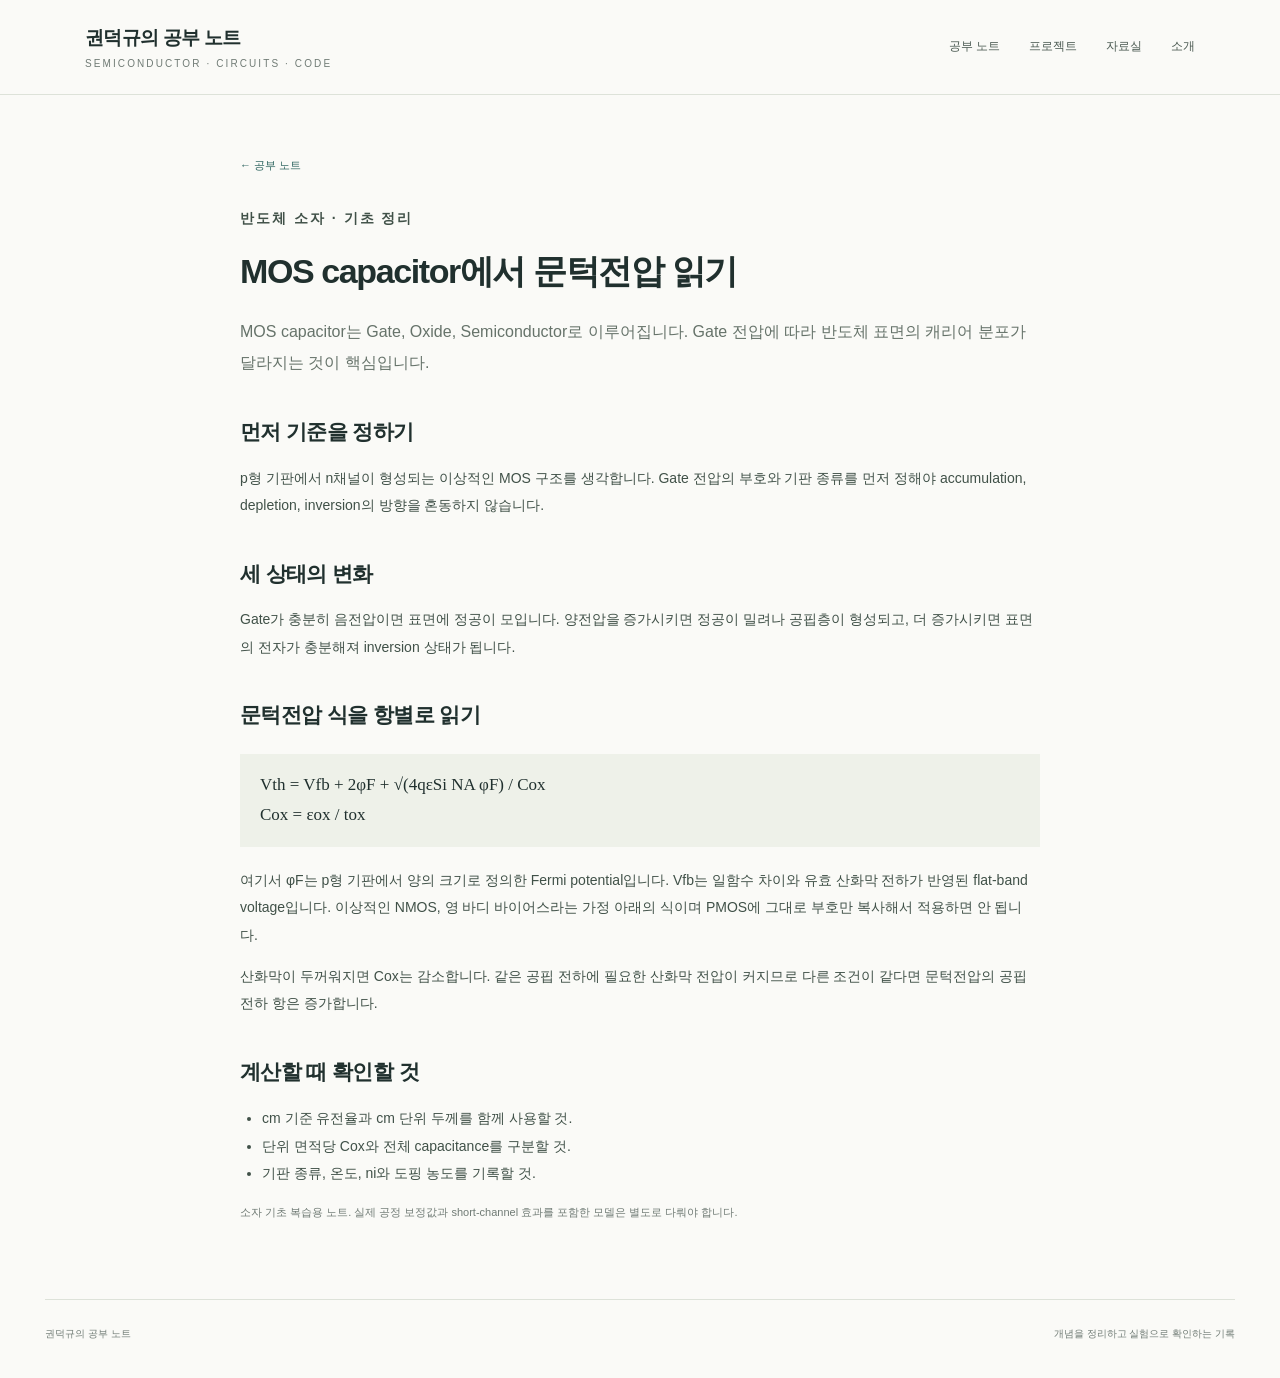
<file: mos-capacitor.html>
<!doctype html><html lang="ko"><head><meta charset="utf-8"><meta name="viewport" content="width=device-width,initial-scale=1"><title>MOS capacitor에서 문턱전압 읽기 | 권덕규의 공부 노트</title><meta name="description" content="일함수 차이와 산화막 전하, 공핍층의 역할을 연결합니다."><meta name="robots" content="index,follow"><link rel="canonical" href="https://kdg0001.github.io/notes/mos-capacitor.html"><meta property="og:title" content="MOS capacitor에서 문턱전압 읽기 | 권덕규의 공부 노트"><meta property="og:description" content="일함수 차이와 산화막 전하, 공핍층의 역할을 연결합니다."><meta property="og:type" content="article"><meta property="og:locale" content="ko_KR"><link rel="stylesheet" href="../assets/style.css"><link rel="icon" href="../projects/opc/icons/app-192.png"></head><body><header><div class="wrap header-inner"><a class="brand" href="../index.html">권덕규의 공부 노트<small>SEMICONDUCTOR · CIRCUITS · CODE</small></a><nav aria-label="주 메뉴"><a href="../index.html#notes">공부 노트</a><a href="../index.html#projects">프로젝트</a><a href="../index.html#downloads">자료실</a><a href="../index.html#about">소개</a></nav></div></header><main class="wrap"><article class="article"><a class="back" href="../index.html#notes">← 공부 노트</a><p class="kicker" style="margin-top:28px">반도체 소자 · 기초 정리</p><h1>MOS capacitor에서 문턱전압 읽기</h1><p class="lead">MOS capacitor는 Gate, Oxide, Semiconductor로 이루어집니다. Gate 전압에 따라 반도체 표면의 캐리어 분포가 달라지는 것이 핵심입니다.</p><h2>먼저 기준을 정하기</h2><p>p형 기판에서 n채널이 형성되는 이상적인 MOS 구조를 생각합니다. Gate 전압의 부호와 기판 종류를 먼저 정해야 accumulation, depletion, inversion의 방향을 혼동하지 않습니다.</p><h2>세 상태의 변화</h2><p>Gate가 충분히 음전압이면 표면에 정공이 모입니다. 양전압을 증가시키면 정공이 밀려나 공핍층이 형성되고, 더 증가시키면 표면의 전자가 충분해져 inversion 상태가 됩니다.</p><h2>문턱전압 식을 항별로 읽기</h2><code class="formula">Vth = Vfb + 2φF + √(4qεSi NA φF) / Cox<br>Cox = εox / tox</code><p>여기서 φF는 p형 기판에서 양의 크기로 정의한 Fermi potential입니다. Vfb는 일함수 차이와 유효 산화막 전하가 반영된 flat-band voltage입니다. 이상적인 NMOS, 영 바디 바이어스라는 가정 아래의 식이며 PMOS에 그대로 부호만 복사해서 적용하면 안 됩니다.</p><p>산화막이 두꺼워지면 Cox는 감소합니다. 같은 공핍 전하에 필요한 산화막 전압이 커지므로 다른 조건이 같다면 문턱전압의 공핍 전하 항은 증가합니다.</p><h2>계산할 때 확인할 것</h2><ul><li>cm 기준 유전율과 cm 단위 두께를 함께 사용할 것.</li><li>단위 면적당 Cox와 전체 capacitance를 구분할 것.</li><li>기판 종류, 온도, ni와 도핑 농도를 기록할 것.</li></ul><p class="note">소자 기초 복습용 노트. 실제 공정 보정값과 short-channel 효과를 포함한 모델은 별도로 다뤄야 합니다.</p></article></main><footer class="wrap footer"><span>권덕규의 공부 노트</span><span>개념을 정리하고 실험으로 확인하는 기록</span></footer></body></html>
</file>
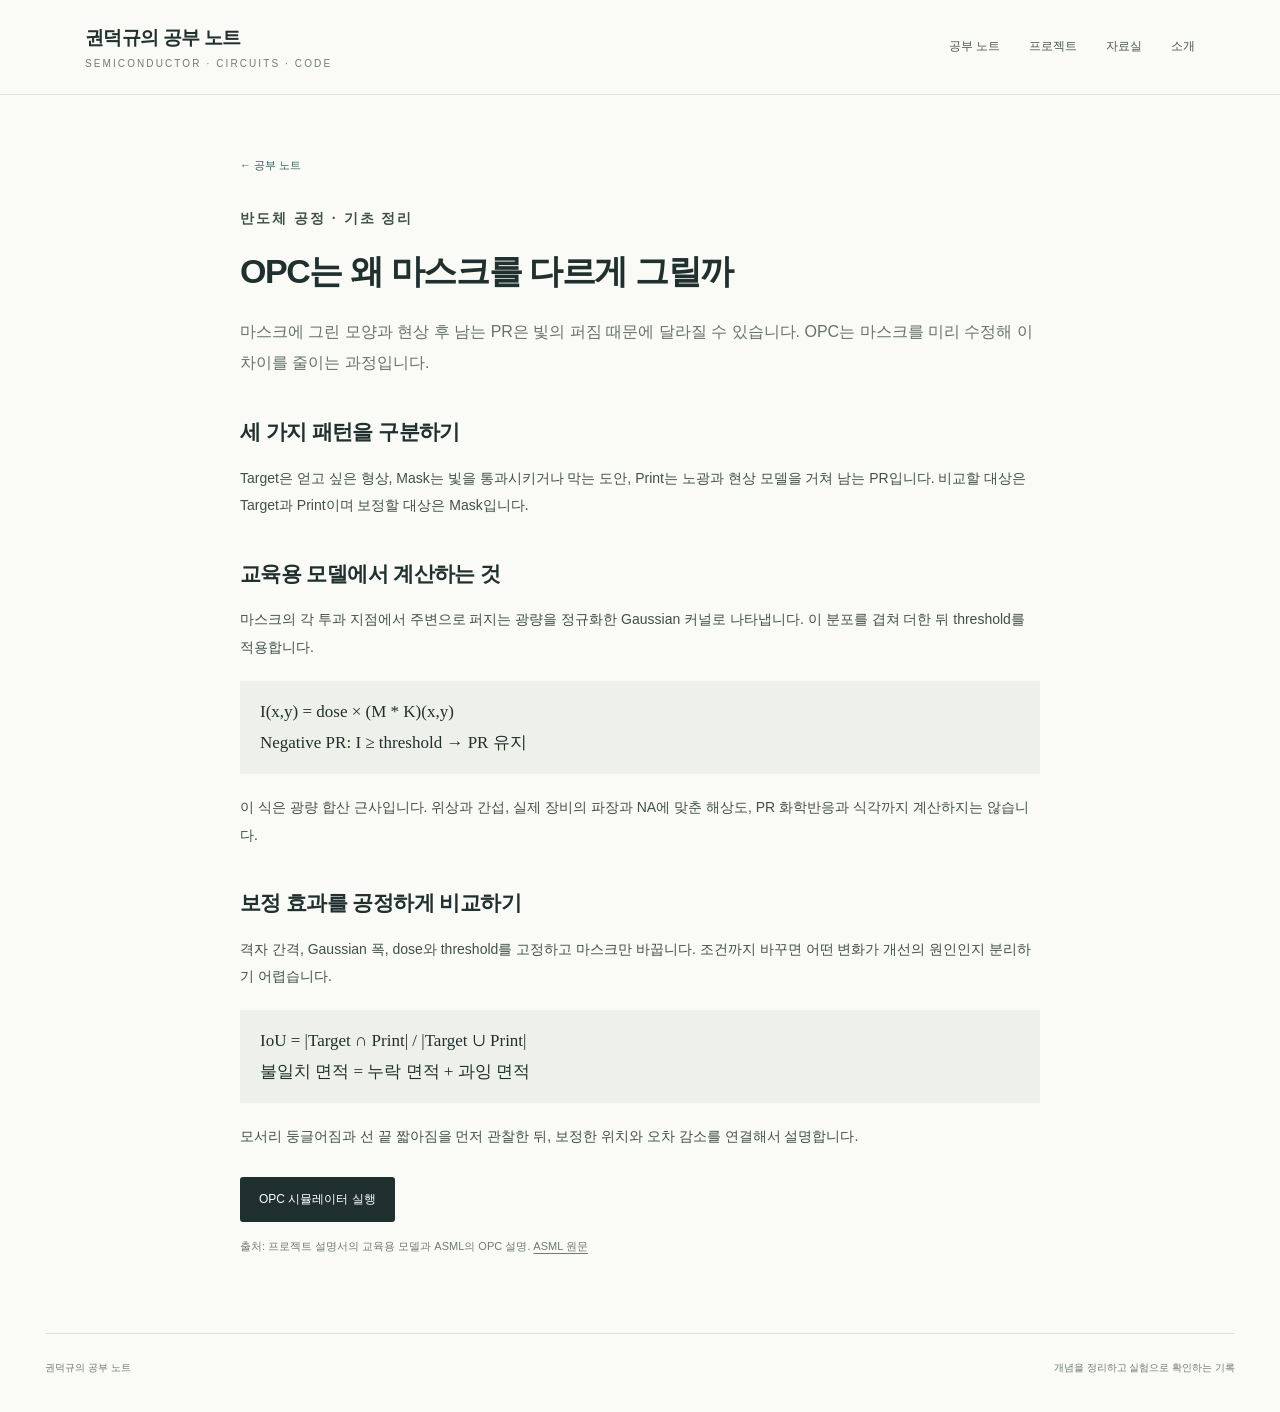
<file: opc-basics.html>
<!doctype html><html lang="ko"><head><meta charset="utf-8"><meta name="viewport" content="width=device-width,initial-scale=1"><title>OPC는 왜 마스크를 다르게 그릴까 | 권덕규의 공부 노트</title><meta name="description" content="Target · Mask · Print를 구분하고 Gaussian 노광 모델을 이해합니다."><meta name="robots" content="index,follow"><link rel="canonical" href="https://kdg0001.github.io/notes/opc-basics.html"><meta property="og:title" content="OPC는 왜 마스크를 다르게 그릴까 | 권덕규의 공부 노트"><meta property="og:description" content="Target · Mask · Print를 구분하고 Gaussian 노광 모델을 이해합니다."><meta property="og:type" content="article"><meta property="og:locale" content="ko_KR"><link rel="stylesheet" href="../assets/style.css"><link rel="icon" href="../projects/opc/icons/app-192.png"></head><body><header><div class="wrap header-inner"><a class="brand" href="../index.html">권덕규의 공부 노트<small>SEMICONDUCTOR · CIRCUITS · CODE</small></a><nav aria-label="주 메뉴"><a href="../index.html#notes">공부 노트</a><a href="../index.html#projects">프로젝트</a><a href="../index.html#downloads">자료실</a><a href="../index.html#about">소개</a></nav></div></header><main class="wrap"><article class="article"><a class="back" href="../index.html#notes">← 공부 노트</a><p class="kicker" style="margin-top:28px">반도체 공정 · 기초 정리</p><h1>OPC는 왜 마스크를 다르게 그릴까</h1><p class="lead">마스크에 그린 모양과 현상 후 남는 PR은 빛의 퍼짐 때문에 달라질 수 있습니다. OPC는 마스크를 미리 수정해 이 차이를 줄이는 과정입니다.</p><h2>세 가지 패턴을 구분하기</h2><p>Target은 얻고 싶은 형상, Mask는 빛을 통과시키거나 막는 도안, Print는 노광과 현상 모델을 거쳐 남는 PR입니다. 비교할 대상은 Target과 Print이며 보정할 대상은 Mask입니다.</p><h2>교육용 모델에서 계산하는 것</h2><p>마스크의 각 투과 지점에서 주변으로 퍼지는 광량을 정규화한 Gaussian 커널로 나타냅니다. 이 분포를 겹쳐 더한 뒤 threshold를 적용합니다.</p><code class="formula">I(x,y) = dose × (M * K)(x,y)<br>Negative PR: I ≥ threshold → PR 유지</code><p>이 식은 광량 합산 근사입니다. 위상과 간섭, 실제 장비의 파장과 NA에 맞춘 해상도, PR 화학반응과 식각까지 계산하지는 않습니다.</p><h2>보정 효과를 공정하게 비교하기</h2><p>격자 간격, Gaussian 폭, dose와 threshold를 고정하고 마스크만 바꿉니다. 조건까지 바꾸면 어떤 변화가 개선의 원인인지 분리하기 어렵습니다.</p><code class="formula">IoU = |Target ∩ Print| / |Target ∪ Print|<br>불일치 면적 = 누락 면적 + 과잉 면적</code><p>모서리 둥글어짐과 선 끝 짧아짐을 먼저 관찰한 뒤, 보정한 위치와 오차 감소를 연결해서 설명합니다.</p><p><a class="button" href="../projects/opc/">OPC 시뮬레이터 실행</a></p><p class="note">출처: 프로젝트 설명서의 교육용 모델과 ASML의 OPC 설명. <a href="https://www.asml.com/en/technology/lithography-principles/pushing-k1-further">ASML 원문</a></p></article></main><footer class="wrap footer"><span>권덕규의 공부 노트</span><span>개념을 정리하고 실험으로 확인하는 기록</span></footer></body></html>
</file>
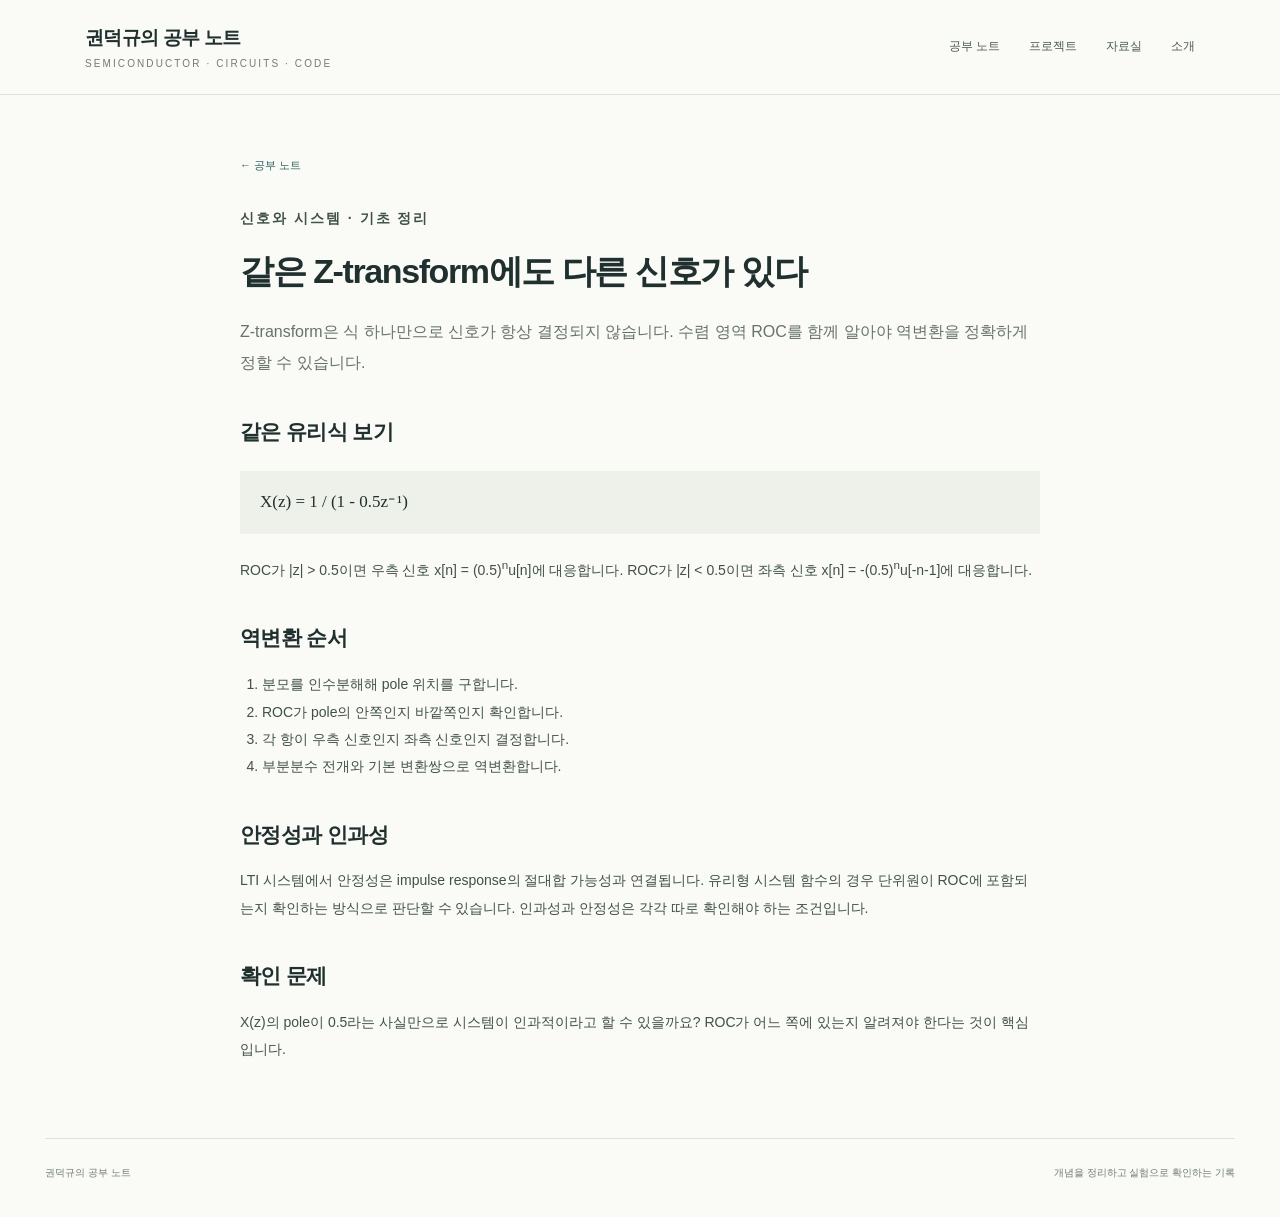
<file: z-transform.html>
<!doctype html><html lang="ko"><head><meta charset="utf-8"><meta name="viewport" content="width=device-width,initial-scale=1"><title>같은 Z-transform에도 다른 신호가 있다 | 권덕규의 공부 노트</title><meta name="description" content="식과 함께 ROC를 확인해야 하는 이유를 정리합니다."><meta name="robots" content="index,follow"><link rel="canonical" href="https://kdg0001.github.io/notes/z-transform.html"><meta property="og:title" content="같은 Z-transform에도 다른 신호가 있다 | 권덕규의 공부 노트"><meta property="og:description" content="식과 함께 ROC를 확인해야 하는 이유를 정리합니다."><meta property="og:type" content="article"><meta property="og:locale" content="ko_KR"><link rel="stylesheet" href="../assets/style.css"><link rel="icon" href="../projects/opc/icons/app-192.png"></head><body><header><div class="wrap header-inner"><a class="brand" href="../index.html">권덕규의 공부 노트<small>SEMICONDUCTOR · CIRCUITS · CODE</small></a><nav aria-label="주 메뉴"><a href="../index.html#notes">공부 노트</a><a href="../index.html#projects">프로젝트</a><a href="../index.html#downloads">자료실</a><a href="../index.html#about">소개</a></nav></div></header><main class="wrap"><article class="article"><a class="back" href="../index.html#notes">← 공부 노트</a><p class="kicker" style="margin-top:28px">신호와 시스템 · 기초 정리</p><h1>같은 Z-transform에도 다른 신호가 있다</h1><p class="lead">Z-transform은 식 하나만으로 신호가 항상 결정되지 않습니다. 수렴 영역 ROC를 함께 알아야 역변환을 정확하게 정할 수 있습니다.</p><h2>같은 유리식 보기</h2><code class="formula">X(z) = 1 / (1 - 0.5z⁻¹)</code><p>ROC가 |z| &gt; 0.5이면 우측 신호 x[n] = (0.5)<sup>n</sup>u[n]에 대응합니다. ROC가 |z| &lt; 0.5이면 좌측 신호 x[n] = -(0.5)<sup>n</sup>u[-n-1]에 대응합니다.</p><h2>역변환 순서</h2><ol><li>분모를 인수분해해 pole 위치를 구합니다.</li><li>ROC가 pole의 안쪽인지 바깥쪽인지 확인합니다.</li><li>각 항이 우측 신호인지 좌측 신호인지 결정합니다.</li><li>부분분수 전개와 기본 변환쌍으로 역변환합니다.</li></ol><h2>안정성과 인과성</h2><p>LTI 시스템에서 안정성은 impulse response의 절대합 가능성과 연결됩니다. 유리형 시스템 함수의 경우 단위원이 ROC에 포함되는지 확인하는 방식으로 판단할 수 있습니다. 인과성과 안정성은 각각 따로 확인해야 하는 조건입니다.</p><h2>확인 문제</h2><p>X(z)의 pole이 0.5라는 사실만으로 시스템이 인과적이라고 할 수 있을까요? ROC가 어느 쪽에 있는지 알려져야 한다는 것이 핵심입니다.</p></article></main><footer class="wrap footer"><span>권덕규의 공부 노트</span><span>개념을 정리하고 실험으로 확인하는 기록</span></footer></body></html>
</file>
<file: assets/style.css>
:root{--paper:#fafaf7;--ink:#20302e;--muted:#707b75;--line:#dde2d9;--accent:#2e6560;--soft:#edf2eb}*{box-sizing:border-box}html{scroll-behavior:smooth}body{margin:0;background:var(--paper);color:var(--ink);font:15px/1.8 -apple-system,BlinkMacSystemFont,"Segoe UI","Malgun Gothic",sans-serif}a{color:inherit;text-decoration:none}button,input{font:inherit}button{cursor:pointer}a:focus-visible,button:focus-visible,input:focus-visible{outline:3px solid #83a79a;outline-offset:4px}.wrap{max-width:1190px;margin:auto;padding:0 40px}header{border-bottom:1px solid var(--line)}.header-inner{display:flex;align-items:center;justify-content:space-between;gap:22px;min-height:94px}.brand{font-weight:750;letter-spacing:-.7px;font-size:19px}.brand small{font-size:10px;color:var(--muted);display:block;letter-spacing:2.1px;font-weight:500}nav{display:flex;gap:29px;font-size:12px;color:#4b5a52}.hero{display:grid;grid-template-columns:1.3fr .7fr;gap:60px;align-items:center;padding:72px 0 65px}.kicker{font-size:10px;letter-spacing:2px;color:var(--accent);font-weight:700;margin:0 0 16px}.hero h1{font-size:45px;line-height:1.35;letter-spacing:-2.5px;font-weight:580;margin:0 0 20px}.hero p{font-size:14px;color:var(--muted);max-width:490px}.text-link{display:inline-flex;gap:24px;align-items:center;border-bottom:1px solid var(--ink);padding:8px 0;margin-top:13px;font-size:12px}.graphic{background:#eff1e9;aspect-ratio:1;display:flex;align-items:center;justify-content:center;position:relative}.graphic svg{width:78%;height:auto}.graphic span{position:absolute;bottom:14px;left:18px;font:10px monospace;letter-spacing:1px;color:#768173}.section{border-top:1px solid var(--line);padding:38px 0 46px}.section-heading{display:flex;justify-content:space-between;align-items:center;gap:20px;margin-bottom:27px}.section h2{font-size:23px;letter-spacing:-.8px;margin:0;font-weight:580}.section-heading p{font-size:12px;color:var(--muted);margin:4px 0 0}.index-number{font-family:Georgia,serif;color:#95a18f;font-style:italic;margin-right:11px}.filter-bar{display:flex;justify-content:space-between;align-items:center;gap:20px;margin-bottom:10px;flex-wrap:wrap}.filters{display:flex;gap:5px;flex-wrap:wrap}.filters button{border:0;background:transparent;color:var(--muted);font-size:11px;padding:7px 12px;border-radius:20px}.filters button.active{background:var(--ink);color:white}.search{font-size:11px;background:transparent;border:0;border-bottom:1px solid #aeb8ab;padding:8px 4px;width:210px;color:var(--ink)}.note-row{display:grid;grid-template-columns:140px 1fr 70px;gap:20px;padding:23px 0;border-bottom:1px solid var(--line);align-items:center}.note-row:hover h3{color:var(--accent)}.note-row small{font-size:10px;color:var(--muted)}.note-row h3{font-size:16px;margin:0 0 3px;letter-spacing:-.4px;font-weight:550}.note-row p{font-size:12px;color:var(--muted);margin:0}.note-row .arrow{text-align:right;color:var(--accent);font-size:23px}.note-row[hidden]{display:none}.empty{font-size:12px;color:var(--muted);padding:20px 0}.project{display:grid;grid-template-columns:1fr 1fr;gap:50px;align-items:center}.project figure{margin:0;background:white;border:1px solid var(--line);padding:20px}.project img{width:100%;height:auto}.project figcaption{font-size:9px;color:var(--muted);margin-top:8px}.project h3{font-size:25px;line-height:1.45;letter-spacing:-.8px;margin:0 0 14px;font-weight:550}.project p{font-size:13px;color:var(--muted)}.tags{display:flex;gap:8px;flex-wrap:wrap;margin-top:20px}.tags span{font-size:9px;border:1px solid #cdd6c9;padding:3px 8px}.button{display:inline-flex;align-items:center;justify-content:center;padding:11px 19px;font-size:12px;background:var(--ink);color:white;border-radius:3px;margin-top:12px}.button.secondary{background:transparent;color:var(--ink);border:1px solid #bcc7b7;margin-left:8px}.download-list{display:grid;grid-template-columns:1fr 1fr;gap:0 40px}.download{display:flex;justify-content:space-between;align-items:center;gap:20px;border-bottom:1px solid var(--line);padding:20px 0}.download strong{font-weight:550;font-size:13px}.download small{display:block;color:var(--muted);font-size:10px;margin-top:3px}.download b{font-size:10px;color:var(--accent);font-weight:500}.about{display:grid;grid-template-columns:1fr 2fr;gap:45px}.about p{font-size:13px;color:var(--muted);margin:0 0 11px}.about a{text-decoration:underline;text-underline-offset:4px}.footer{border-top:1px solid var(--line);padding:25px 0 35px;color:var(--muted);font-size:10px;display:flex;justify-content:space-between;gap:20px}.article{max-width:800px;margin:55px auto 75px}.article h1{font-size:34px;line-height:1.4;letter-spacing:-1.4px;margin:10px 0 20px}.article .lead{font-size:16px;color:#66736a}.article h2{font-size:21px;margin:35px 0 10px;letter-spacing:-.6px}.article h3{font-size:16px;margin:26px 0 8px}.article p,.article li{font-size:14px;line-height:1.95;color:#405148}.article ul,.article ol{padding-left:22px}.formula{font:17px/1.8 Georgia,serif;display:block;background:#eef1e9;padding:16px 20px;margin:20px 0;overflow-x:auto;white-space:pre-wrap}.article pre{font-size:12px;line-height:1.8;background:#eef1e9;padding:20px;overflow:auto}.article table{border-collapse:collapse;width:100%;margin:20px 0;font-size:12px}.article td,.article th{border-bottom:1px solid var(--line);text-align:left;padding:12px}.article th{color:var(--muted);font-weight:500}.article img{max-width:100%}.back{font-size:11px;color:var(--accent)}.article a:not(.button):not(.back){text-decoration:underline;text-underline-offset:3px}.note{font-size:11px!important;color:var(--muted)!important}.mobile-menu{display:none}
@media(max-width:850px){.wrap{padding:0 24px}.hero{gap:30px;padding-top:48px}.hero h1{font-size:35px}.hero p{font-size:13px}.project{gap:28px}.project h3{font-size:23px}.note-row{grid-template-columns:110px 1fr 30px}.download-list{gap:0 25px}nav{gap:18px}}
@media(max-width:590px){.wrap{padding:0 20px}.header-inner{min-height:83px;flex-wrap:wrap;padding:17px 0;gap:13px}.brand{font-size:17px}.brand small{font-size:8px}nav{font-size:10px;gap:15px}.hero{grid-template-columns:1fr;padding:42px 0;gap:30px}.hero h1{font-size:34px}.graphic{aspect-ratio:1.6}.graphic svg{width:46%}.section{padding:30px 0}.section h2{font-size:21px}.section-heading{margin-bottom:20px}.section-heading p{font-size:11px}.filter-bar{gap:10px}.search{width:100%}.filters button{font-size:10px;padding:6px 10px}.note-row{grid-template-columns:1fr 25px;gap:8px;padding:19px 0}.note-row small{grid-column:1/3;font-size:9px}.note-row h3{font-size:15px}.project{grid-template-columns:1fr;gap:23px}.project h3{font-size:25px}.project figure{padding:12px}.download-list{grid-template-columns:1fr}.about{grid-template-columns:1fr;gap:15px}.article{margin:32px auto 50px}.article h1{font-size:28px}.article h2{font-size:20px}.article p,.article li{font-size:13px}.article .lead{font-size:14px}.footer{flex-wrap:wrap}}
</file>
<file: assets/downloads.css>
.library-page{padding-bottom:58px}.library-intro{display:flex;justify-content:space-between;align-items:center;gap:30px;padding:62px 0 43px}.library-intro h1{font-size:38px;line-height:1.4;letter-spacing:-1.7px;font-weight:580;margin:0 0 13px}.library-lead{font-size:14px;color:var(--muted);margin:0}.upload-entry{text-align:right;flex-shrink:0}.upload-entry .button{margin-top:0}.upload-entry small{display:block;font-size:10px;color:var(--muted);margin-top:8px}.upload-help-link{display:inline-block;font-size:11px;color:var(--accent);margin-top:6px}.resource-section{border-top:1px solid var(--line);padding-top:28px}.resource-heading{display:flex;align-items:center;justify-content:space-between;gap:18px}.resource-heading h2{font-size:22px;letter-spacing:-.7px;font-weight:580;margin:0}.refresh-files{border:1px solid var(--line);background:transparent;color:var(--accent);padding:7px 11px;font-size:11px;border-radius:3px}.refresh-files:disabled{cursor:wait;opacity:.6}.resource-controls{display:flex;align-items:center;justify-content:space-between;gap:20px;margin-top:20px}.resource-controls .search{width:245px;font-size:12px}.file-count{font-size:11px;color:var(--muted);margin:16px 0 5px}.load-status{font-size:11px;color:var(--muted);margin:5px 0 12px}.load-status a,.download-status a{color:var(--accent);text-decoration:underline;text-underline-offset:3px}.resource-row{display:grid;grid-template-columns:56px minmax(0,1fr) auto;gap:20px;align-items:center;border-bottom:1px solid var(--line);padding:22px 0}.resource-row[hidden],.empty[hidden]{display:none}.file-badge{display:flex;align-items:center;justify-content:center;width:52px;min-height:48px;background:var(--soft);border:1px solid var(--line);font-size:10px;letter-spacing:.3px;font-weight:650;color:var(--accent);overflow-wrap:anywhere;padding:7px}.resource-copy{min-width:0}.resource-copy h3{font-weight:550;font-size:15px;line-height:1.6;letter-spacing:-.2px;margin:0;overflow-wrap:anywhere}.resource-copy p{font-size:12px;color:var(--muted);margin:3px 0;overflow-wrap:anywhere}.resource-copy small{font-size:10px;color:var(--muted);overflow-wrap:anywhere}.file-download{white-space:nowrap;border:1px solid #bcc7b7;border-radius:3px;padding:8px 13px;font-size:11px;color:var(--accent)}.file-download:hover{background:var(--soft)}.file-download[aria-disabled=true]{opacity:.6;cursor:wait}.download-status{font-size:12px;color:var(--accent);overflow-wrap:anywhere}.upload-help{margin-top:36px;border-top:1px solid var(--line);border-bottom:1px solid var(--line);padding:17px 0}.upload-help summary{font-size:13px;font-weight:550;cursor:pointer}.upload-help summary:focus-visible{outline:3px solid #83a79a;outline-offset:4px}.upload-help ol{padding-left:21px}.upload-help li{font-size:12px;color:var(--muted);margin:13px 0}.upload-help strong{font-weight:550;color:var(--ink)}.upload-help p{font-size:12px;color:var(--muted)}.help-links{display:flex;flex-wrap:wrap;gap:16px}.inline-link{font-size:12px;color:var(--accent);text-decoration:underline;text-underline-offset:4px}.sr-only{position:absolute;width:1px;height:1px;padding:0;overflow:hidden;clip:rect(0,0,0,0);white-space:nowrap;border:0}nav [aria-current=page]{color:var(--accent);font-weight:700}@media(max-width:590px){.library-intro{display:block;padding:35px 0 29px}.library-intro h1{font-size:30px}.library-lead{font-size:13px}.upload-entry{text-align:left;margin-top:22px}.upload-entry small{display:inline-block;margin-left:10px}.upload-help-link{display:block;width:max-content}.resource-controls{align-items:stretch;flex-direction:column;gap:12px}.resource-controls .search,.resource-search{width:100%}.resource-row{grid-template-columns:42px minmax(0,1fr);gap:10px 14px;padding:19px 0}.file-badge{width:42px;min-height:42px;font-size:9px;align-self:start}.resource-copy h3{font-size:14px}.resource-copy p{font-size:11px}.file-download{grid-column:2;justify-self:start;font-size:11px}.library-page{padding-bottom:36px}}@media(prefers-reduced-motion:reduce){html{scroll-behavior:auto}}
</file>
<file: projects/opc/styles.css>
:root{--bg:#f3f5f8;--surface:#fff;--ink:#17263c;--muted:#64748b;--line:#e2e8f0;--blue:#2563eb;--blue-soft:#eef4ff;--navy:#14253c;--teal:#087c72;--red:#c84953;font-family:Inter,"Pretendard","Noto Sans KR",-apple-system,BlinkMacSystemFont,"Segoe UI",sans-serif;color:var(--ink);background:var(--bg);font-synthesis:none}
*{box-sizing:border-box}body{margin:0;font-size:14px;line-height:1.55}button,input,select{font:inherit}button,a,input,select{-webkit-tap-highlight-color:transparent}button{cursor:pointer}button:disabled{opacity:.45;cursor:default}button:focus-visible,a:focus-visible,input:focus-visible,select:focus-visible{outline:3px solid #8bb8ff;outline-offset:3px}a{color:inherit}h1,h2,h3,p{margin:0}button{border:0}button[hidden],[hidden]{display:none!important}.topbar{height:88px;background:var(--surface);border-bottom:1px solid var(--line);display:flex;align-items:center;justify-content:space-between;padding:0 5%;gap:16px}.brand{display:flex;align-items:center;gap:13px;text-decoration:none;font-weight:750;font-size:25px;letter-spacing:-.8px;line-height:1.2}.brand small{display:block;letter-spacing:1.7px;font-size:9px;font-weight:600;color:var(--muted);margin-top:5px}.brand-light{font-weight:400}.brand-symbol{display:block;width:36px;height:36px;background:var(--navy);border-radius:9px;position:relative}.brand-symbol:before{content:"";position:absolute;inset:8px;border:4px solid #83b9ff;border-right:0;border-bottom:0}.brand-symbol:after{content:"";position:absolute;right:8px;bottom:8px;width:8px;height:8px;border:3px solid #83b9ff;border-left:0;border-top:0}.top-actions{display:flex;gap:18px;align-items:center}.model-badge{color:var(--teal);background:#eaf5f2;border-radius:20px;padding:5px 11px;font-size:12px}.shell{max-width:1560px;margin:auto;padding:34px 4.4% 24px}.intro{display:flex;align-items:flex-end;justify-content:space-between;gap:24px;margin-bottom:30px}.eyebrow{font-size:10px;letter-spacing:1.8px;color:var(--blue);font-weight:700;margin-bottom:9px}h1{font-size:30px;letter-spacing:-1.1px;font-weight:650;line-height:1.35}.intro-copy{color:var(--muted);margin-top:9px;font-size:14px}.mobile-break{display:none}.step-guide{display:flex;flex-wrap:wrap;align-items:center;gap:13px;padding-bottom:4px;font-size:11px;color:var(--muted)}.step-guide span{white-space:nowrap}.step-guide b{font-size:10px;color:var(--blue);margin-right:3px}.step-guide i{font-style:normal;color:#aebbd0}.lab-layout{display:grid;grid-template-columns:258px minmax(0,1fr);gap:28px;align-items:start}.sidebar{background:var(--surface);border:1px solid var(--line);border-radius:14px;overflow:hidden}.control-block{padding:22px 19px;border-bottom:1px solid var(--line)}.control-block:last-child{border-bottom:0}.section-title{display:flex;align-items:center;gap:9px;margin-bottom:17px}.section-title h2{font-size:14px;font-weight:650}.step-number{color:var(--blue);font-size:10px;letter-spacing:.5px;font-weight:750}.cell-switch{display:grid;grid-template-columns:1fr 1fr;gap:8px}.cell-button{padding:12px 4px 10px;border:1px solid var(--line);border-radius:9px;background:var(--surface);color:var(--muted);text-align:center;min-width:0}.cell-button.selected{background:var(--blue-soft);border-color:#8eb5ff;color:var(--blue)}.cell-button strong{display:block;font-size:12px;letter-spacing:-.3px}.cell-button small{display:block;font-size:10px;margin-top:4px;color:var(--muted)}.mini-inv,.mini-nand{display:block;font-size:30px;line-height:1.1;font-weight:700;margin-bottom:8px}.geometry-caption{display:flex;justify-content:space-between;gap:8px;font-size:10px;color:var(--muted);margin-top:13px}.geometry-caption b{font-weight:600;color:var(--ink)}.field{display:block;font-size:11px;font-weight:550;position:relative;margin-bottom:13px;color:#45566d}.field input,.field select{display:block;width:100%;min-width:0;margin-top:6px;border:1px solid #dce3ed;border-radius:6px;background:#fbfcfe;color:var(--ink);height:36px;padding:7px 9px;font-size:12px}.field select{padding-right:20px}.field-pair{display:grid;grid-template-columns:minmax(0,1fr) minmax(0,1fr);gap:10px}.field .unit{float:right;font-weight:400;color:var(--muted)}.range-label{display:flex;justify-content:space-between;margin-bottom:6px}.range-label output{font-variant-numeric:tabular-nums;color:var(--blue);font-weight:650}input[type=range]{width:100%;accent-color:var(--blue);margin:0 0 3px;min-height:24px;cursor:pointer}.field-note{font-size:10px;line-height:1.6;color:var(--muted);margin-bottom:15px}.small-note{font-size:10px;color:var(--muted);margin-top:10px;text-align:center}.button{display:inline-flex;align-items:center;justify-content:center;gap:7px;padding:10px 13px;min-height:38px;border-radius:7px;font-size:12px;font-weight:550;white-space:normal;line-height:1.45;transition:background .14s,color .14s;max-width:100%}.button.primary{background:var(--blue);color:white}.button.primary:hover{background:#1d52cb}.button.primary span{margin-left:auto}.button.secondary{background:var(--navy);color:white}.button.secondary:hover{background:#263c58}.button.subtle{background:#f0f3f8;color:#3f526d}.button.subtle:hover{background:#e5ebf4}.button.ghost{background:transparent;color:var(--muted)}.button.ghost:hover{background:#eff3f8;color:var(--ink)}.button.full{width:100%}.button.stop{color:var(--red);background:#fff0f0;align-self:end;margin-bottom:13px}.correction-depth{margin-top:12px;grid-template-columns:minmax(0,1fr) auto}.correction-depth .field{margin-bottom:0}.divider{height:1px;background:var(--line);margin:18px 0 15px}.control-label{display:block;font-size:11px;font-weight:550;margin-bottom:9px}.control-label small{font-weight:400;color:var(--muted);font-size:9px;display:block;margin-top:4px}.brush-tools{display:flex;gap:4px;padding:4px;border-radius:7px;background:#f0f3f8}.tool{flex:1;border-radius:5px;background:transparent;color:var(--muted);font-size:11px;min-height:31px;padding:6px 2px}.tool.active{background:white;box-shadow:0 1px 4px #152d5114;color:var(--blue)}.inline-field{display:flex;align-items:center;justify-content:space-between;gap:9px;margin-top:11px}.inline-field select{width:74px;margin:0}.button-pair{display:grid;grid-template-columns:1fr 1fr;gap:6px;margin-top:7px}.button-pair .button{font-size:10px;padding:9px 4px}.export-block>.button{margin-top:5px}.source-link{display:block;text-align:center;color:var(--muted);font-size:10px;margin-top:14px;text-underline-offset:3px}.workspace{min-width:0}.workspace-heading{display:flex;justify-content:space-between;align-items:center;gap:12px;margin-bottom:13px}.workspace-heading h2{display:inline;font-size:20px;letter-spacing:-.5px;margin-right:10px}.workspace-heading>div>span{font-size:11px;color:var(--muted)}.local-state{font-size:10px;color:var(--muted);text-align:right}.status-bar{min-height:35px;display:flex;align-items:center;gap:8px;color:#536882;font-size:11px;margin-bottom:16px}.status-dot{flex:0 0 6px;height:6px;border-radius:50%;background:#49a692}.status-bar.error{color:var(--red)}.status-bar.error .status-dot{background:var(--red)}.status-bar.busy .status-dot{background:var(--blue);animation:pulse 1.2s ease-in-out infinite}@keyframes pulse{50%{opacity:.3}}.metrics-grid{display:grid;grid-template-columns:repeat(4,minmax(0,1fr));gap:12px;margin-bottom:22px}.metric{background:var(--surface);border:1px solid var(--line);border-radius:10px;padding:16px 14px;min-width:0}.metric>span:first-child{font-size:10px;color:var(--muted)}.metric>div{margin-top:7px;display:flex;align-items:baseline;flex-wrap:wrap;gap:5px}.metric strong{font-size:25px;font-weight:650;letter-spacing:-1px;line-height:1.3;font-variant-numeric:tabular-nums}.metric em{font-size:10px;font-style:normal;color:var(--muted)}.metric small{font-size:10px;display:block;color:var(--muted);font-variant-numeric:tabular-nums}.metric>div small{width:100%}.metric .metric-foot{display:block;font-size:9px;color:var(--muted);margin-top:4px}.positive-value{color:var(--teal)}.negative-value{color:var(--red)}.plots-grid{display:grid;grid-template-columns:repeat(2,minmax(0,1fr));gap:16px}.plot-card{background:var(--surface);border:1px solid var(--line);border-radius:12px;min-width:0;overflow:hidden}.plot-heading{display:flex;align-items:center;gap:8px;padding:18px 18px 0;min-height:61px}.plot-heading>div:first-child{flex:1;min-width:0}.plot-index{font-size:9px;letter-spacing:1px;color:var(--muted)}.plot-heading h3{font-size:13px;font-weight:600;margin-top:3px;letter-spacing:-.2px}.icon-button{background:transparent;color:var(--muted);border-radius:5px;font-size:17px;min-width:30px;min-height:30px;padding:4px 7px}.icon-button:hover{background:#edf3fa;color:var(--blue)}.plot-card canvas{display:block;width:100%;height:276px;touch-action:auto}.plot-card canvas.editing{cursor:crosshair;touch-action:none}.plot-caption{display:flex;align-items:center;gap:5px;flex-wrap:wrap;padding:0 18px 15px;color:var(--muted);font-size:9px;min-height:30px}.legend-dot{width:7px;height:7px;display:inline-block;flex-shrink:0;border-radius:2px}.legend-dot.target{background:var(--blue)}.legend-dot.mask{background:#172f52}.legend-dot.print{background:#159286}.legend-line{display:inline-block;width:12px;border-top:1.5px solid #db6474;margin-left:8px}.mask-toggle{display:flex;gap:2px;background:#f0f3f8;padding:3px;border-radius:6px}.mask-toggle button{background:transparent;color:var(--muted);font-size:9px;padding:4px 7px;border-radius:4px;min-height:26px;white-space:nowrap}.mask-toggle button.active{background:white;color:var(--blue);box-shadow:0 1px 3px #112b4c10}.exposure-legend{display:flex;align-items:center;gap:6px;color:var(--muted);font-size:9px;padding:0 18px 15px;flex-wrap:wrap}.exposure-ramp{display:inline-block;width:72px;height:6px;background:linear-gradient(90deg,#eff5fb,#8caeda,#4d68bd,#6a3f8f,#eb9b4d);border-radius:3px}.exposure-legend small{font-size:9px;margin-left:auto}.comparison-section{margin-top:25px;background:white;border:1px solid var(--line);border-radius:12px;padding:22px 20px}.section-header{display:flex;justify-content:space-between;align-items:center;gap:16px;margin-bottom:18px}.section-header h2,.analysis-card h2{font-size:15px;font-weight:650;letter-spacing:-.3px}.section-header .eyebrow{font-size:8px;letter-spacing:1.3px;margin-bottom:4px}.section-header p:not(.eyebrow){font-size:10px;color:var(--muted);margin-top:5px}.section-header .button{font-size:10px;flex-shrink:0}.table-scroll{overflow-x:auto}table{border-collapse:collapse;width:100%;font-size:11px;text-align:left;font-variant-numeric:tabular-nums}th{font-weight:500;color:var(--muted);font-size:9px;border-bottom:1px solid var(--line);padding:10px 9px;white-space:nowrap}th:first-child,td:first-child{padding-left:0}th small{font-size:9px}td{padding:15px 9px;border-bottom:1px solid #edf1f6;white-space:nowrap}tbody tr:last-child td{border-bottom:0}.table-cell-link{font-size:11px;font-weight:600;color:var(--blue);background:transparent;padding:0}.state-tag{color:var(--muted);font-size:9px;background:#f1f4f8;padding:3px 7px;border-radius:4px}.analysis-grid{display:grid;grid-template-columns:1.1fr 1fr;gap:16px;margin-top:16px}.analysis-card{background:white;border:1px solid var(--line);border-radius:12px;padding:19px;min-width:0}.history-chart{min-height:160px;display:flex;align-items:center;justify-content:center;margin-top:12px}.history-chart svg{display:block;width:100%;height:auto;overflow:visible}.history-chart text{font-family:inherit;fill:var(--muted);font-size:11px}.empty-note{color:var(--muted);font-size:11px}.compact{margin-bottom:12px}.compact .button{padding:4px 7px;min-height:26px}.action-log{list-style:none;padding:0;margin:0;max-height:170px;overflow:auto}.action-log li{padding:8px 0;border-bottom:1px solid #eef1f5;font-size:10px;color:#4b5e77}.action-log li:last-child{border:0}.action-log time{color:#91a0b4;margin-right:9px;font-size:9px;font-variant-numeric:tabular-nums}.model-footnote{font-size:10px;color:var(--muted);margin:21px 0 0;line-height:1.8}.footer{max-width:1560px;padding:14px 4.4% 26px;margin:auto;display:flex;align-items:center;justify-content:space-between;gap:12px;color:var(--muted);font-size:10px}.footer>span:first-child{font-weight:700;letter-spacing:1px}.footer small{font-size:9px;font-weight:400;letter-spacing:0;margin-left:6px}.text-button{background:transparent;color:var(--muted);font-size:10px;padding:5px;text-decoration:underline;text-underline-offset:3px}dialog{border:1px solid var(--line);border-radius:15px;width:min(730px,calc(100% - 28px));padding:0;color:var(--ink);box-shadow:0 15px 70px #10203830}dialog::backdrop{background:#14253c70}.dialog-header{display:flex;align-items:center;justify-content:space-between;padding:20px 25px;border-bottom:1px solid var(--line);position:sticky;top:0;background:white;z-index:1}.dialog-header h2{font-size:18px}.dialog-body{padding:5px 25px 25px;max-height:75vh;overflow-y:auto}.dialog-body h3{font-size:13px;margin-top:24px;margin-bottom:8px}.dialog-body p,.dialog-body li{font-size:12px;color:#53657e;line-height:1.9}.dialog-body ol{padding-left:19px}.dialog-body details{margin:10px 0}.dialog-body summary{font-size:12px;cursor:pointer}.geometry-table{font-size:10px;width:100%;margin-top:8px}.geometry-table th,.geometry-table td{font-size:10px;padding:6px}.toast{position:fixed;bottom:22px;left:50%;transform:translateX(-50%);background:var(--navy);color:white;padding:12px 18px;border-radius:9px;box-shadow:0 5px 30px #12223d25;max-width:calc(100% - 30px);font-size:12px;z-index:10}
@media(min-width:1450px){.plot-card canvas{height:320px}}
@media(max-width:1150px){.shell{padding-left:3%;padding-right:3%}.lab-layout{grid-template-columns:235px minmax(0,1fr);gap:20px}.control-block{padding-left:15px;padding-right:15px}.step-guide{display:none}.metrics-grid{gap:8px}.metric{padding:13px 10px}.metric strong{font-size:22px}.plot-heading{padding:15px 13px 0;gap:4px}.plot-card canvas{height:250px}.plot-caption,.exposure-legend{padding-left:13px;padding-right:13px}.exposure-legend small{margin-left:0;width:100%}.mask-toggle button{padding:4px}.plot-heading h3{font-size:12px}.analysis-grid{grid-template-columns:1fr}}
@media(max-width:850px){.topbar{height:75px;padding:0 4%}.brand{font-size:22px}.model-badge{display:none}.shell{padding:25px 4%}.intro{margin-bottom:25px}h1{font-size:27px}.lab-layout{grid-template-columns:1fr;gap:22px}.sidebar{display:grid;grid-template-columns:repeat(2,minmax(0,1fr))}.control-block{padding:20px;border-bottom:1px solid var(--line)}.control-block:nth-child(odd){border-right:1px solid var(--line)}.control-block:nth-child(1){grid-column:1/3;border-right:0;display:grid;grid-template-columns:auto minmax(0,320px) auto;align-items:center;gap:20px}.control-block:nth-child(1) .section-title{margin:0}.geometry-caption{display:block;line-height:1.9;margin:0}.geometry-caption span{display:block}.cell-button{padding:9px}.mini-inv,.mini-nand{display:none}.control-block:nth-child(3){border-right:0}.control-block:last-child{grid-column:1/3;display:flex;align-items:center;gap:10px;flex-wrap:wrap}.export-block .section-title{margin:0 10px 0 0}.export-block .button.full{width:auto}.export-block .button-pair{display:flex;margin:0;gap:7px}.export-block .button-pair .button{padding:10px 13px;font-size:11px}.export-block .source-link{margin:0;font-size:10px}.control-block:last-child>.button{margin:0}.workspace-heading{margin-bottom:8px}.plot-card canvas{height:300px}.analysis-grid{grid-template-columns:1fr 1fr}.footer{padding-left:4%;padding-right:4%;flex-wrap:wrap}.footer>span:nth-child(2){order:3;width:100%;font-size:9px}}
@media(max-width:540px){.top-actions .button{font-size:11px;padding:8px}.brand small{font-size:8px;letter-spacing:1.2px}.brand-symbol{width:32px;height:32px}.shell{padding:22px 15px}.intro-copy{font-size:12px}h1{font-size:25px}.mobile-break{display:block}.sidebar{display:block}.control-block{border-right:0!important;padding:19px}.control-block:nth-child(1){display:block}.control-block:nth-child(1) .section-title{margin-bottom:14px}.geometry-caption{display:flex;margin-top:12px}.cell-button{padding:12px}.control-block:last-child{display:block}.export-block .section-title{margin-bottom:13px}.export-block .button.full{width:100%;margin-top:8px}.export-block .button-pair{margin-top:8px;display:grid;grid-template-columns:1fr 1fr}.export-block .source-link{margin-top:12px}.workspace-heading{align-items:start}.workspace-heading h2{display:block;font-size:19px}.workspace-heading>div>span{font-size:10px}.local-state{font-size:9px;max-width:95px}.status-bar{font-size:10px;margin-bottom:12px}.metrics-grid{grid-template-columns:repeat(2,minmax(0,1fr));gap:9px;margin-bottom:17px}.metric{padding:14px}.metric strong{font-size:24px}.plots-grid{grid-template-columns:1fr;gap:13px}.plot-card canvas{height:290px}.plot-heading{padding:17px 16px 0}.plot-heading h3{font-size:13px}.plot-caption,.exposure-legend{padding-left:16px;padding-right:16px;font-size:10px}.exposure-legend small{width:auto;margin-left:auto}.mask-toggle button{font-size:10px;padding:4px 7px}.comparison-section{padding:19px 15px}.section-header{align-items:start;flex-wrap:wrap;gap:12px}.section-header .button{min-height:36px}.analysis-grid{grid-template-columns:1fr}.footer{padding:10px 16px 22px}.dialog-body{padding-left:18px;padding-right:18px}.dialog-header{padding:17px 18px}.dialog-header h2{font-size:16px}.field input,.field select{font-size:14px;height:42px}.button,.tool{min-height:40px}}
@media(prefers-reduced-motion:reduce){*{animation:none!important;transition:none!important}}

.installed-badge{font-size:11px;color:var(--teal);white-space:nowrap}.install-body{padding-top:22px}.install-identity{display:flex;gap:15px;align-items:center;margin-bottom:18px}.install-identity img{border-radius:15px;flex-shrink:0}.install-identity strong{font-size:20px;letter-spacing:-.4px}.install-identity p{margin-top:3px}.install-body #install-message{margin-bottom:14px}.install-method{border-top:1px solid var(--line);padding:15px 0}.install-method h3{margin:0 0 5px}.install-body .install-note{font-size:11px;line-height:1.8;margin-top:8px;background:#f4f6fa;padding:13px;border-radius:8px}.install-body #install-native{margin-bottom:16px}.install-body{padding-bottom:max(25px,env(safe-area-inset-bottom))}
@media(max-width:540px){.topbar{gap:8px}.top-actions{gap:3px}.top-actions .button{font-size:10px;padding:8px 7px}.brand{gap:8px;font-size:22px}.brand small{font-size:7px;letter-spacing:1px}.installed-badge{font-size:9px}.install-identity strong{font-size:18px}}
@media(display-mode:standalone){.topbar{padding-top:env(safe-area-inset-top);height:calc(88px + env(safe-area-inset-top))}.footer{padding-bottom:max(26px,env(safe-area-inset-bottom))}}
.assignment-guide,.assignment-notes{background:#fff;border:1px solid var(--line);border-radius:12px;padding:20px 24px;margin:0 0 24px}.assignment-guide summary,.assignment-notes summary{font-weight:650;cursor:pointer}.guide-body{max-width:980px;padding-top:14px}.guide-body h2,.assignment-notes h2{font-size:18px;margin-bottom:8px}.guide-body h3{font-size:15px;margin-top:14px}.guide-body p,.assignment-notes>p{color:var(--muted);font-size:12px;margin:8px 0}.guide-body li{margin:5px 0}.guide-body a{color:var(--blue)}.applied-model{font-size:11px;color:var(--muted);margin:0 0 8px}.current-model{font-size:11px;color:var(--muted);margin-bottom:18px}.current-model summary{cursor:pointer;font-weight:600;color:var(--ink)}.current-model p{margin-top:8px}.pending-note{background:#fff4d9;border:1px solid #e5cd94;color:#75550e;padding:12px 14px;border-radius:8px;margin-bottom:12px;font-size:12px}.notebook-fields{display:grid;grid-template-columns:1fr 1fr;gap:12px;margin-top:15px}.notebook-fields label{margin:0;min-width:0}.notebook-fields label:last-child{grid-column:1/-1}.notebook-fields textarea{display:block;width:100%;resize:vertical;border:1px solid #cbd5e1;border-radius:6px;padding:10px;font:inherit;font-size:12px;line-height:1.65;color:var(--ink);background:#fff;min-height:100px}.notebook-fields textarea:focus{outline:2px solid #8bb8ff}.assignment-notes #notes-status{font-size:11px}.assignment-notes #notes-status.stale-note{color:#a35d0d}.assignment-notes #notes-confirm{font-size:11px}.assignment-notes{margin-top:24px;margin-bottom:0}
@media(max-width:540px){.assignment-guide,.assignment-notes{padding:17px}.notebook-fields{grid-template-columns:1fr}.notebook-fields label:last-child{grid-column:auto}.guide-body ol{padding-left:19px}.guide-body{font-size:12px}.applied-model{line-height:1.8}}
</file>
